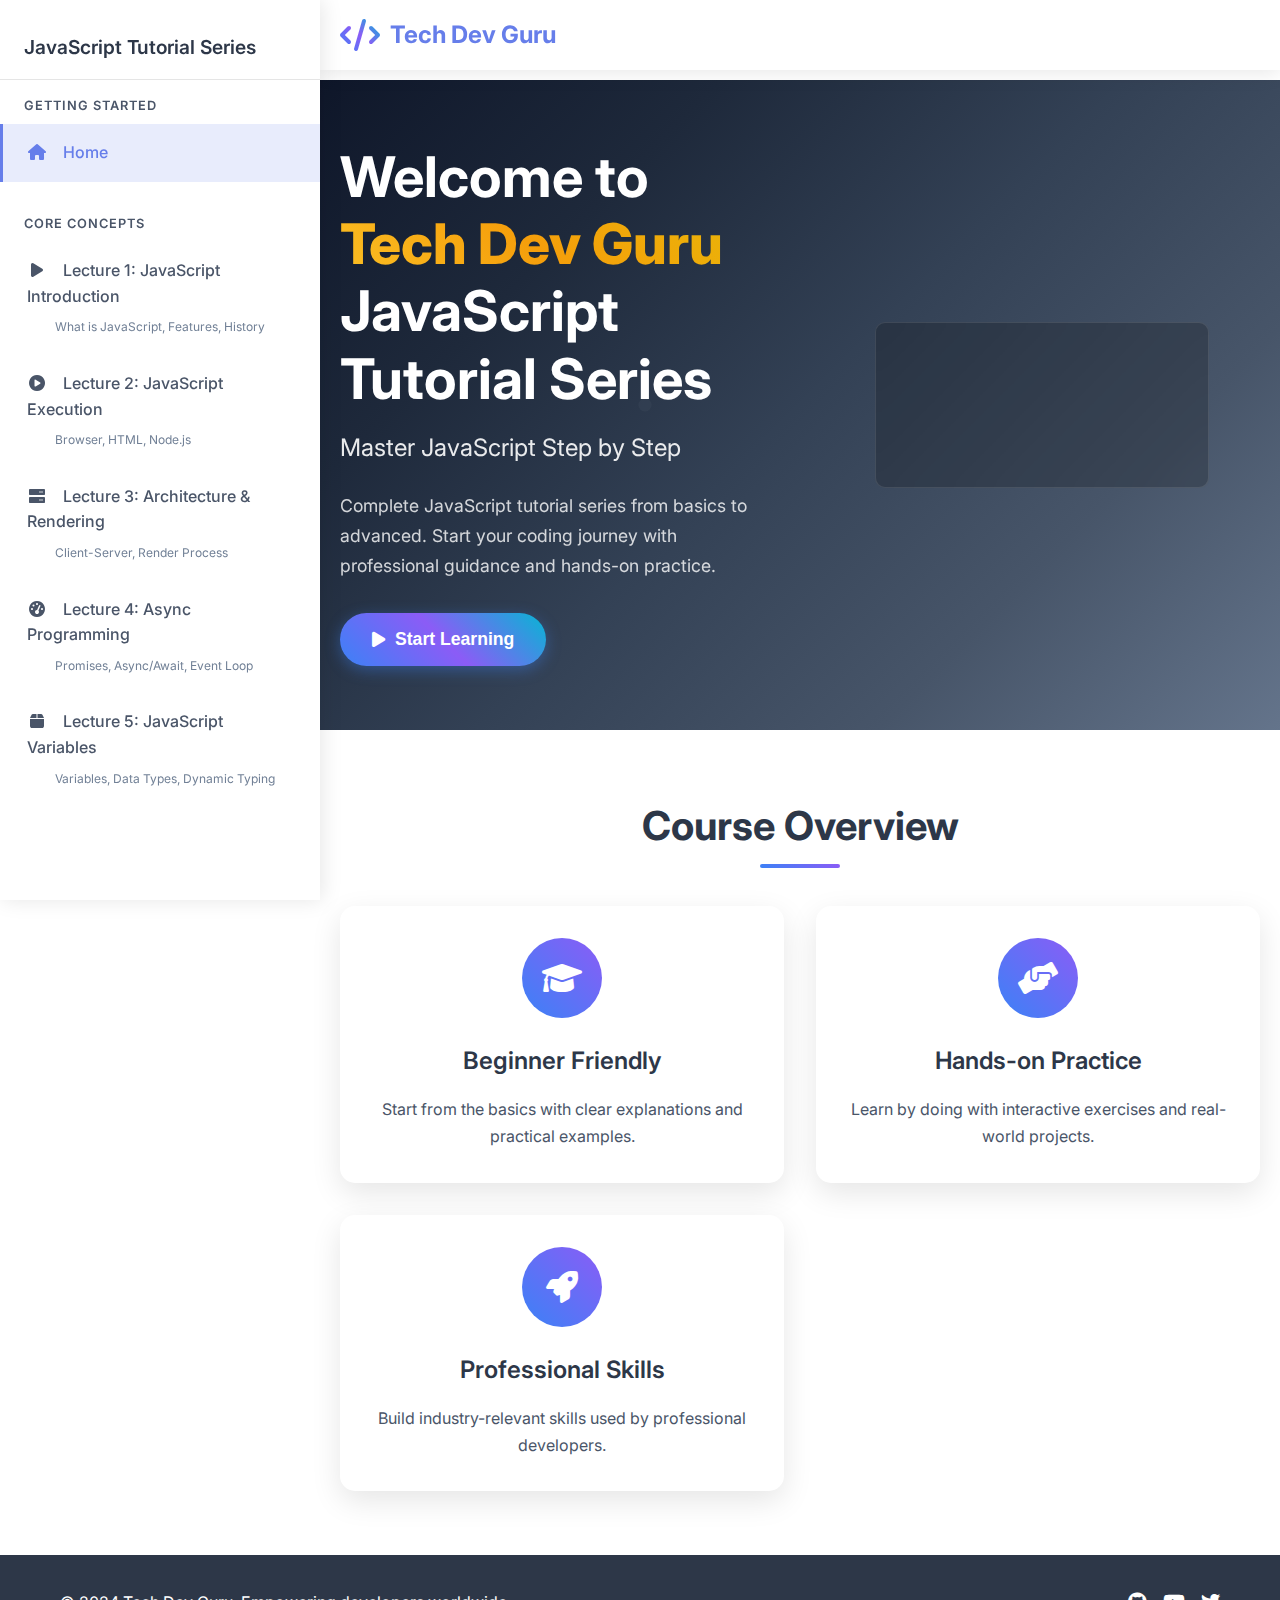
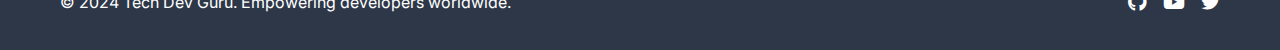
<file: index.html>
<!DOCTYPE html>
<html lang="en">
  <head>
    <meta charset="UTF-8" />
    <meta name="viewport" content="width=device-width, initial-scale=1.0" />
    <title>Tech Dev Guru - JavaScript Tutorial Series</title>
    <link rel="stylesheet" href="index.css" />
    <link
      href="https://fonts.googleapis.com/css2?family=Inter:wght@300;400;500;600;700&display=swap"
      rel="stylesheet"
    />
    <link
      rel="stylesheet"
      href="https://cdnjs.cloudflare.com/ajax/libs/font-awesome/6.0.0/css/all.min.css"
    />
  </head>
  <body>
    <header class="header">
      <div class="container">
        <div class="logo">
          <i class="fas fa-code"></i>
          <span>Tech Dev Guru</span>
        </div>
        <button class="sidebar-toggle" onclick="toggleSidebar()">
          <i class="fas fa-bars"></i>
        </button>
      </div>
    </header>

    <!-- Sidebar -->
    <aside class="sidebar" id="sidebar">
      <div class="sidebar-header">
        <h3>JavaScript Tutorial Series</h3>
        <button class="close-sidebar" onclick="toggleSidebar()">
          <i class="fas fa-times"></i>
        </button>
      </div>

      <nav class="sidebar-nav">
        <div class="nav-section">
          <h4>Getting Started</h4>
          <a href="#home" class="sidebar-link active">
            <i class="fas fa-home"></i>
            <span>Home</span>
          </a>
        </div>

        <div class="nav-section">
          <h4>Core Concepts</h4>
          <a href="lecture1.html" class="sidebar-link">
            <i class="fas fa-play"></i>
            <span>Lecture 1: JavaScript Introduction</span>
            <div class="lecture-meta">
              <small>What is JavaScript, Features, History</small>
            </div>
          </a>
          <a href="lecture2.html" class="sidebar-link">
            <i class="fas fa-play-circle"></i>
            <span>Lecture 2: JavaScript Execution</span>
            <div class="lecture-meta">
              <small>Browser, HTML, Node.js</small>
            </div>
          </a>
          <a href="lecture3.html" class="sidebar-link">
            <i class="fas fa-server"></i>
            <span>Lecture 3: Architecture & Rendering</span>
            <div class="lecture-meta">
              <small>Client-Server, Render Process</small>
            </div>
          </a>
          <a href="lecture4.html" class="sidebar-link">
            <i class="fas fa-tachometer-alt"></i>
            <span>Lecture 4: Async Programming</span>
            <div class="lecture-meta">
              <small>Promises, Async/Await, Event Loop</small>
            </div>
          </a>
          <a href="lecture5.html" class="sidebar-link">
            <i class="fas fa-box"></i>
            <span>Lecture 5: JavaScript Variables</span>
            <div class="lecture-meta">
              <small>Variables, Data Types, Dynamic Typing</small>
            </div>
          </a>
        </div>
      </nav>
    </aside>

    <!-- Main Content -->
    <main class="main-content">
      <section class="hero" id="home">
        <div class="container">
          <div class="hero-content">
            <h1 class="hero-title">
              Welcome to
              <span class="highlight">Tech Dev Guru</span>
              JavaScript Tutorial Series
            </h1>
            <h2 class="hero-subtitle">Master JavaScript Step by Step</h2>
            <p class="hero-description">
              Complete JavaScript tutorial series from basics to advanced. Start
              your coding journey with professional guidance and hands-on
              practice.
            </p>
            <button class="cta-button" onclick="goToLecture2()">
              <i class="fas fa-play"></i>
              Start Learning
            </button>
          </div>
          <div class="hero-visual">
            <div class="code-animation">
              <div class="code-line">console.log("Hello World!");</div>
              <div class="code-line">let name = "Developer";</div>
              <div class="code-line">function greet() { ... }</div>
            </div>
          </div>
        </div>
      </section>

      <section class="overview" id="overview">
        <div class="container">
          <h2 class="section-title">Course Overview</h2>
          <div class="overview-grid">
            <div class="overview-card">
              <div class="card-icon">
                <i class="fas fa-graduation-cap"></i>
              </div>
              <h3>Beginner Friendly</h3>
              <p>
                Start from the basics with clear explanations and practical
                examples.
              </p>
            </div>
            <div class="overview-card">
              <div class="card-icon">
                <i class="fas fa-hands-helping"></i>
              </div>
              <h3>Hands-on Practice</h3>
              <p>
                Learn by doing with interactive exercises and real-world
                projects.
              </p>
            </div>
            <div class="overview-card">
              <div class="card-icon">
                <i class="fas fa-rocket"></i>
              </div>
              <h3>Professional Skills</h3>
              <p>
                Build industry-relevant skills used by professional developers.
              </p>
            </div>
          </div>
        </div>
      </section>
    </main>

    <!-- Overlay for mobile sidebar -->
    <div
      class="sidebar-overlay"
      id="sidebarOverlay"
      onclick="toggleSidebar()"
    ></div>

    <footer class="footer">
      <div class="container">
        <p>&copy; 2024 Tech Dev Guru. Empowering developers worldwide.</p>
        <div class="social-links">
          <a href="#"><i class="fab fa-github"></i></a>
          <a href="#"><i class="fab fa-youtube"></i></a>
          <a href="#"><i class="fab fa-twitter"></i></a>
        </div>
      </div>
    </footer>

    <script src="script.js"></script>
  </body>
</html>
</file>
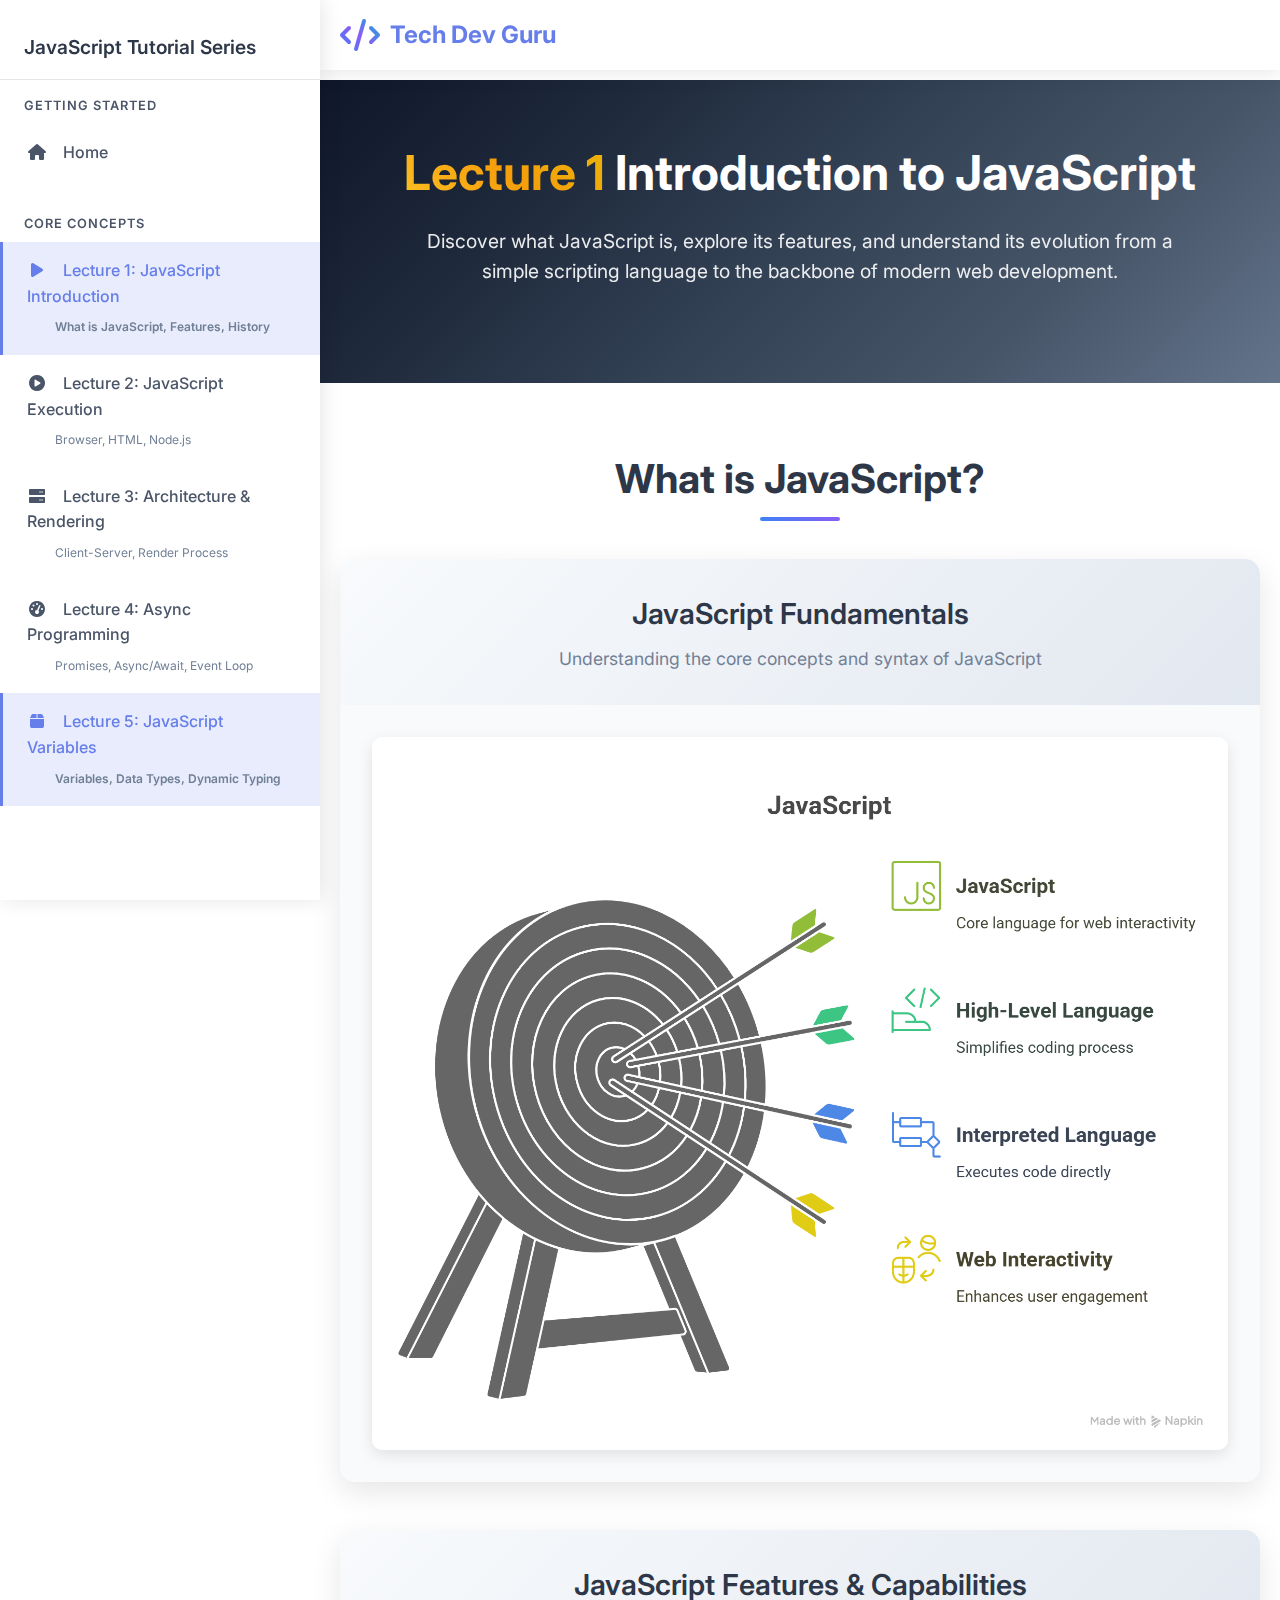
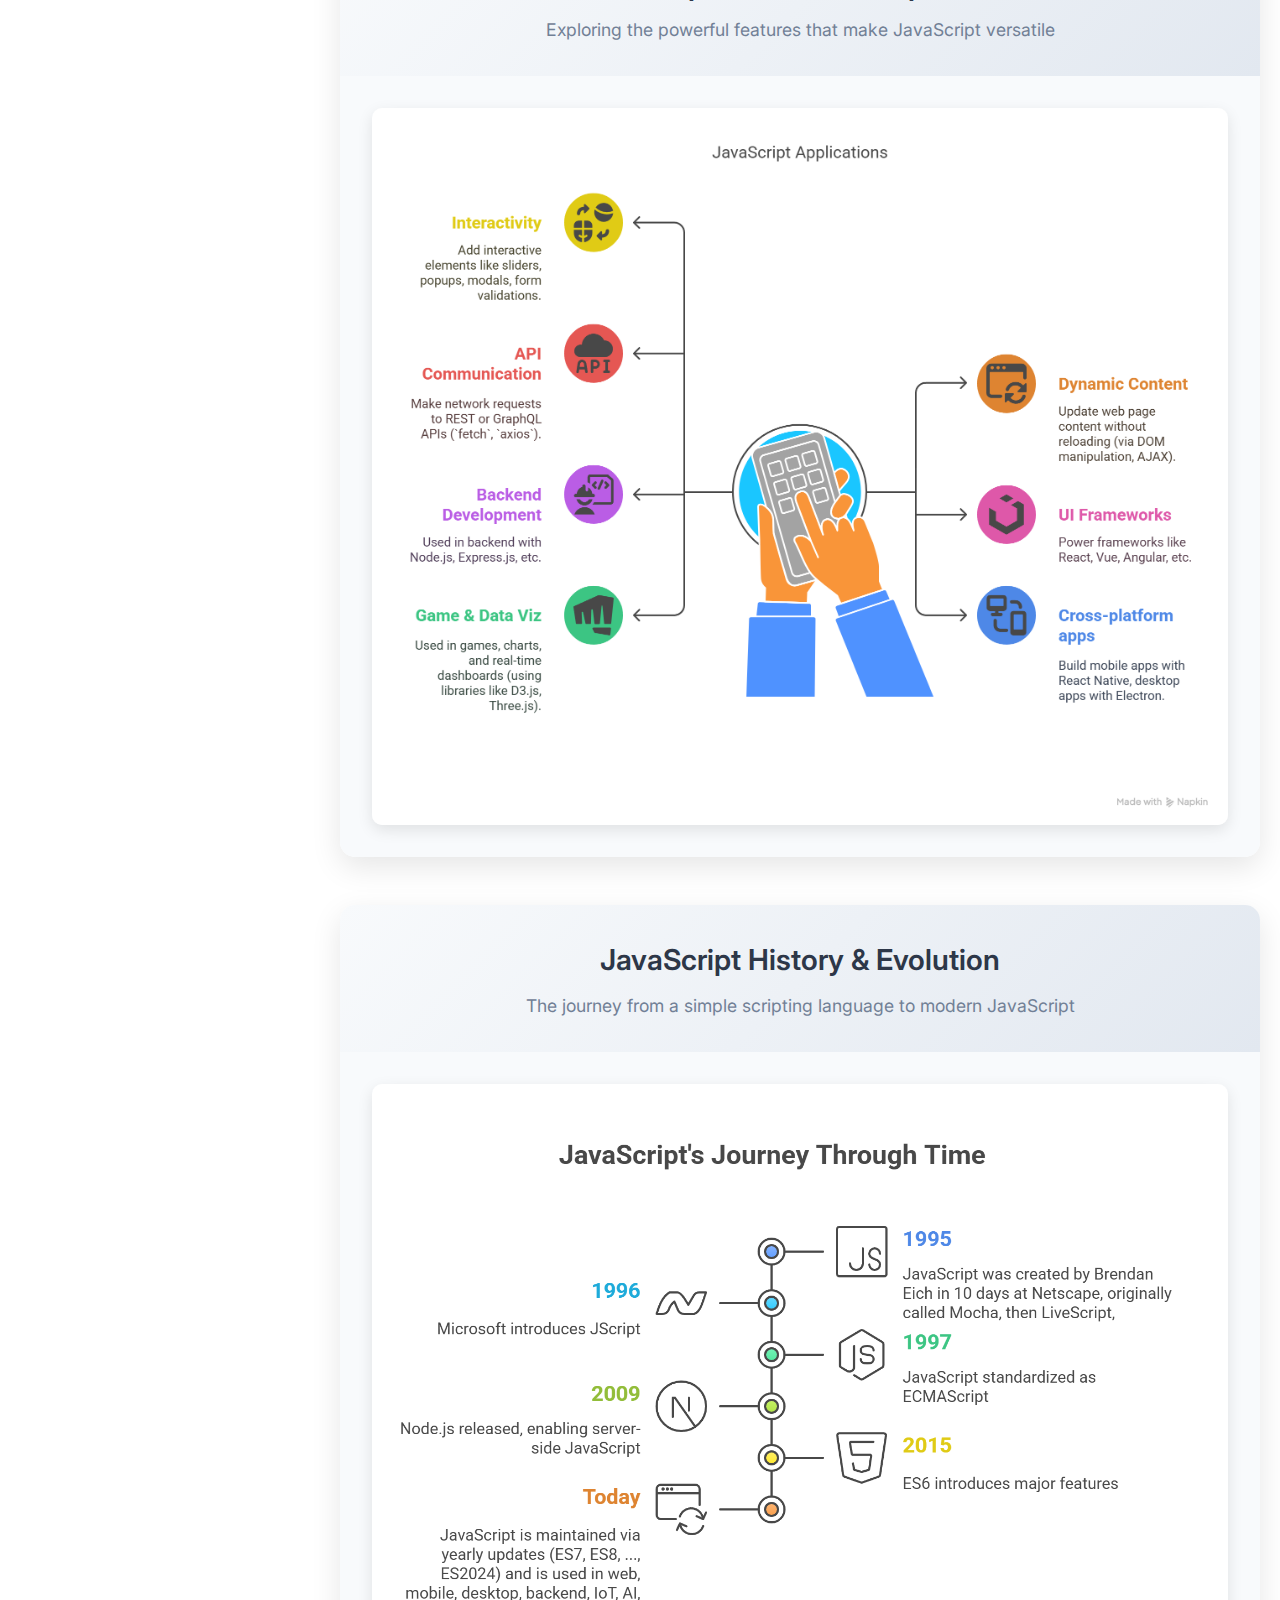
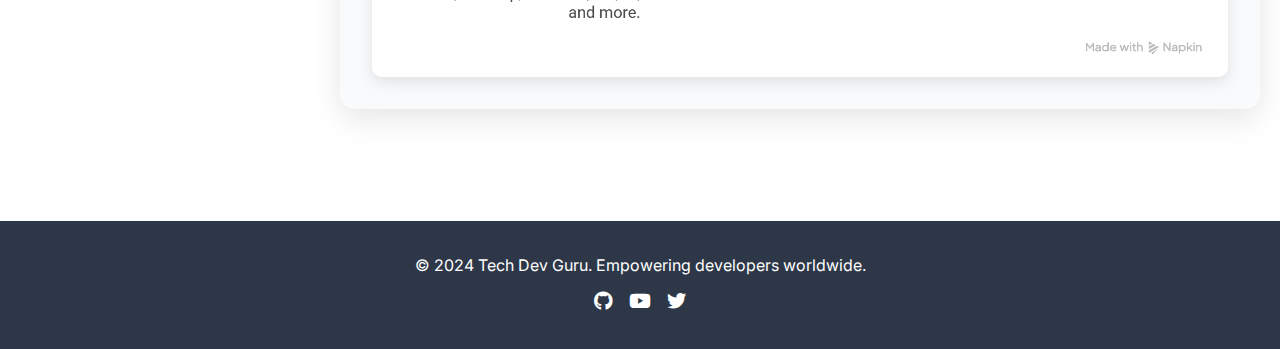
<file: lecture1.html>
<!DOCTYPE html>
<html lang="en">
  <head>
    <meta charset="UTF-8" />
    <meta name="viewport" content="width=device-width, initial-scale=1.0" />
    <title>Tech Dev Guru - JavaScript Tutorial Lecture 1</title>
    <link rel="stylesheet" href="lecture1.css" />
    <link
      href="https://fonts.googleapis.com/css2?family=Inter:wght@300;400;500;600;700&display=swap"
      rel="stylesheet"
    />
    <link
      rel="stylesheet"
      href="https://cdnjs.cloudflare.com/ajax/libs/font-awesome/6.0.0/css/all.min.css"
    />
  </head>
  <body>
    <header class="header">
      <div class="container">
        <div class="logo">
          <i class="fas fa-code"></i>
          <span>Tech Dev Guru</span>
        </div>
        <button class="sidebar-toggle" onclick="toggleSidebar()">
          <i class="fas fa-bars"></i>
        </button>
      </div>
    </header>

    <!-- Sidebar -->
    <aside class="sidebar" id="sidebar">
      <div class="sidebar-header">
        <h3>JavaScript Tutorial Series</h3>
        <button class="close-sidebar" onclick="toggleSidebar()">
          <i class="fas fa-times"></i>
        </button>
      </div>

      <nav class="sidebar-nav">
        <div class="nav-section">
          <h4>Getting Started</h4>
          <a href="index.html" class="sidebar-link">
            <i class="fas fa-home"></i>
            <span>Home</span>
          </a>
        </div>

        <div class="nav-section">
          <h4>Core Concepts</h4>
          <a href="lecture1.html" class="sidebar-link active">
            <i class="fas fa-play"></i>
            <span>Lecture 1: JavaScript Introduction</span>
            <div class="lecture-meta">
              <small>What is JavaScript, Features, History</small>
            </div>
          </a>
          <a href="lecture2.html" class="sidebar-link">
            <i class="fas fa-play-circle"></i>
            <span>Lecture 2: JavaScript Execution</span>
            <div class="lecture-meta">
              <small>Browser, HTML, Node.js</small>
            </div>
          </a>
          <a href="lecture3.html" class="sidebar-link">
            <i class="fas fa-server"></i>
            <span>Lecture 3: Architecture & Rendering</span>
            <div class="lecture-meta">
              <small>Client-Server, Render Process</small>
            </div>
          </a>
          <a href="lecture4.html" class="sidebar-link">
            <i class="fas fa-tachometer-alt"></i>
            <span>Lecture 4: Async Programming</span>
            <div class="lecture-meta">
              <small>Promises, Async/Await, Event Loop</small>
            </div>
          </a>
          <a href="lecture5.html" class="sidebar-link active">
            <i class="fas fa-box"></i>
            <span>Lecture 5: JavaScript Variables</span>
            <div class="lecture-meta">
              <small>Variables, Data Types, Dynamic Typing</small>
            </div>
          </a>
        </div>
      </nav>
    </aside>

    <main class="main-content">
      <section class="hero" id="home">
        <div class="container">
          <div class="hero-content">
            <h1 class="hero-title">
              <span class="highlight">Lecture 1</span>
              Introduction to JavaScript
            </h1>
            <p class="hero-description">
              Discover what JavaScript is, explore its features, and understand
              its evolution from a simple scripting language to the backbone of
              modern web development.
            </p>
          </div>
        </div>
      </section>

      <section class="content" id="content">
        <div class="container">
          <h2 class="section-title">What is JavaScript?</h2>

          <div class="image-card">
            <div class="image-header">
              <h3>JavaScript Fundamentals</h3>
              <p>Understanding the core concepts and syntax of JavaScript</p>
            </div>
            <div class="image-container">
              <img
                src="images/javascript1.png"
                alt="JavaScript Fundamentals Overview"
                class="js-image"
              />
            </div>
          </div>

          <div class="image-card">
            <div class="image-header">
              <h3>JavaScript Features & Capabilities</h3>
              <p>
                Exploring the powerful features that make JavaScript versatile
              </p>
            </div>
            <div class="image-container">
              <img
                src="images/javascript3.png"
                alt="JavaScript Features and Capabilities"
                class="js-image"
              />
            </div>
          </div>

          <div class="image-card">
            <div class="image-header">
              <h3>JavaScript History & Evolution</h3>
              <p>
                The journey from a simple scripting language to modern
                JavaScript
              </p>
            </div>
            <div class="image-container">
              <img
                src="images/javascript2.png"
                alt="JavaScript History and Evolution Timeline"
                class="js-image"
              />
            </div>
          </div>
        </div>
      </section>
    </main>

    <!-- Overlay for mobile sidebar -->
    <div
      class="sidebar-overlay"
      id="sidebarOverlay"
      onclick="toggleSidebar()"
    ></div>

    <footer class="footer">
      <div class="container">
        <p>&copy; 2024 Tech Dev Guru. Empowering developers worldwide.</p>
        <div class="social-links">
          <a href="#"><i class="fab fa-github"></i></a>
          <a href="#"><i class="fab fa-youtube"></i></a>
          <a href="#"><i class="fab fa-twitter"></i></a>
        </div>
      </div>
    </footer>

    <script src="lecture1.js"></script>
  </body>
</html>
</file>
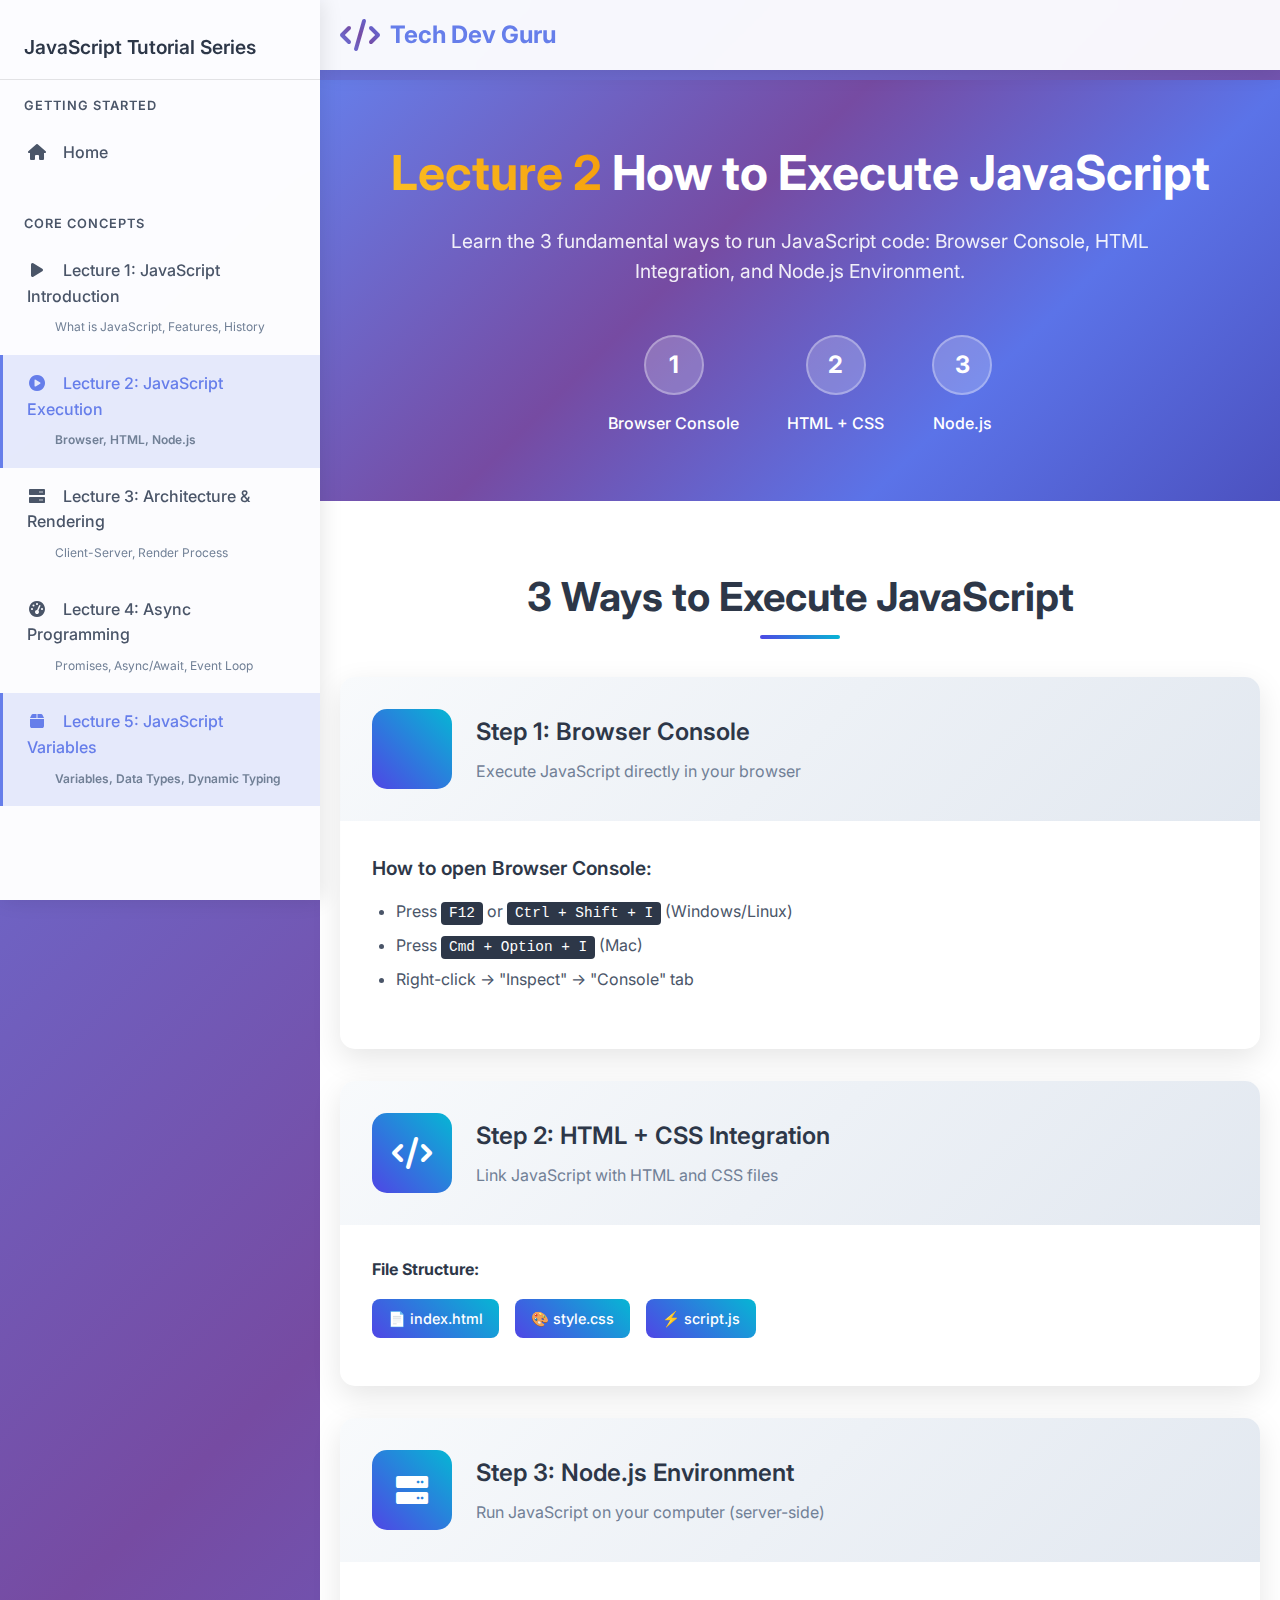
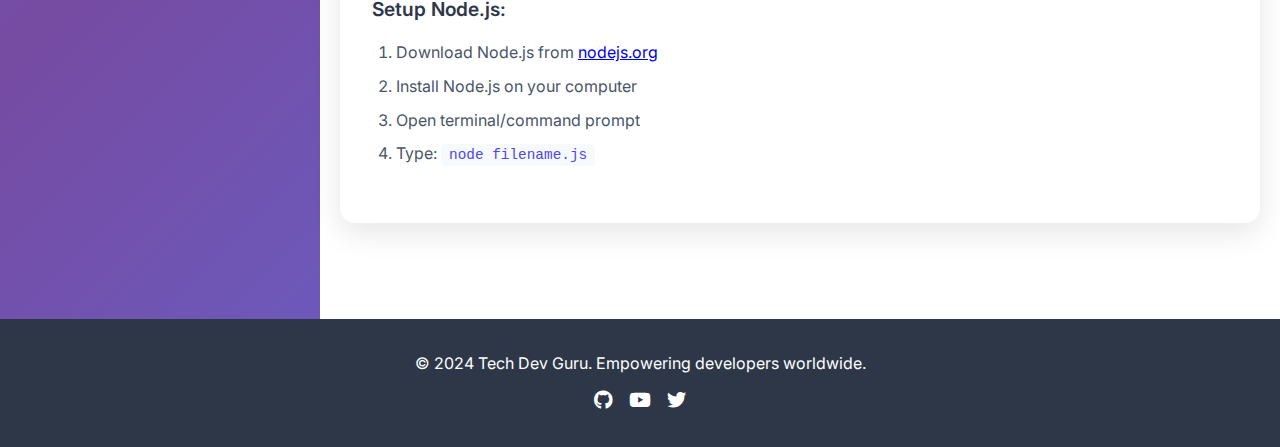
<file: lecture2.html>
<!DOCTYPE html>
<html lang="en">
  <head>
    <meta charset="UTF-8" />
    <meta name="viewport" content="width=device-width, initial-scale=1.0" />
    <title>Tech Dev Guru - JavaScript Tutorial Lecture 2</title>
    <link rel="stylesheet" href="lecture2.css" />
    <link
      href="https://fonts.googleapis.com/css2?family=Inter:wght@300;400;500;600;700&display=swap"
      rel="stylesheet"
    />
    <link
      rel="stylesheet"
      href="https://cdnjs.cloudflare.com/ajax/libs/font-awesome/6.0.0/css/all.min.css"
    />
  </head>
  <body>
    <header class="header">
      <div class="container">
        <div class="logo">
          <i class="fas fa-code"></i>
          <span>Tech Dev Guru</span>
        </div>
        <button class="sidebar-toggle" onclick="toggleSidebar()">
          <i class="fas fa-bars"></i>
        </button>
      </div>
    </header>

    <!-- Sidebar -->
    <aside class="sidebar" id="sidebar">
      <div class="sidebar-header">
        <h3>JavaScript Tutorial Series</h3>
        <button class="close-sidebar" onclick="toggleSidebar()">
          <i class="fas fa-times"></i>
        </button>
      </div>

      <nav class="sidebar-nav">
        <div class="nav-section">
          <h4>Getting Started</h4>
          <a href="index.html" class="sidebar-link">
            <i class="fas fa-home"></i>
            <span>Home</span>
          </a>
        </div>

        <div class="nav-section">
          <h4>Core Concepts</h4>
          <a href="lecture1.html" class="sidebar-link">
            <i class="fas fa-play"></i>
            <span>Lecture 1: JavaScript Introduction</span>
            <div class="lecture-meta">
              <small>What is JavaScript, Features, History</small>
            </div>
          </a>
          <a href="lecture2.html" class="sidebar-link active">
            <i class="fas fa-play-circle"></i>
            <span>Lecture 2: JavaScript Execution</span>
            <div class="lecture-meta">
              <small>Browser, HTML, Node.js</small>
            </div>
          </a>
          <a href="lecture3.html" class="sidebar-link">
            <i class="fas fa-server"></i>
            <span>Lecture 3: Architecture & Rendering</span>
            <div class="lecture-meta">
              <small>Client-Server, Render Process</small>
            </div>
          </a>
          <a href="lecture4.html" class="sidebar-link">
            <i class="fas fa-tachometer-alt"></i>
            <span>Lecture 4: Async Programming</span>
            <div class="lecture-meta">
              <small>Promises, Async/Await, Event Loop</small>
            </div>
          </a>
          <a href="lecture5.html" class="sidebar-link active">
            <i class="fas fa-box"></i>
            <span>Lecture 5: JavaScript Variables</span>
            <div class="lecture-meta">
              <small>Variables, Data Types, Dynamic Typing</small>
            </div>
          </a>
        </div>
      </nav>
    </aside>

    <main class="main-content">
      <section class="hero" id="home">
        <div class="container">
          <div class="hero-content">
            <h1 class="hero-title">
              <span class="highlight">Lecture 2</span>
              How to Execute JavaScript
            </h1>
            <p class="hero-description">
              Learn the 3 fundamental ways to run JavaScript code: Browser
              Console, HTML Integration, and Node.js Environment.
            </p>
            <div class="steps-overview">
              <div class="step">
                <span class="step-number">1</span>
                <span class="step-text">Browser Console</span>
              </div>
              <div class="step">
                <span class="step-number">2</span>
                <span class="step-text">HTML + CSS</span>
              </div>
              <div class="step">
                <span class="step-number">3</span>
                <span class="step-text">Node.js</span>
              </div>
            </div>
          </div>
        </div>
      </section>

      <section class="methods" id="methods">
        <div class="container">
          <h2 class="section-title">3 Ways to Execute JavaScript</h2>

          <div class="method-card">
            <div class="method-header">
              <div class="method-icon">
                <i class="fas fa-browser"></i>
              </div>
              <div class="method-info">
                <h3>Step 1: Browser Console</h3>
                <p>Execute JavaScript directly in your browser</p>
              </div>
            </div>
            <div class="method-content">
              <div class="instructions">
                <h4>How to open Browser Console:</h4>
                <ul>
                  <li>
                    Press <kbd>F12</kbd> or
                    <kbd>Ctrl + Shift + I</kbd> (Windows/Linux)
                  </li>
                  <li>Press <kbd>Cmd + Option + I</kbd> (Mac)</li>
                  <li>Right-click → "Inspect" → "Console" tab</li>
                </ul>
              </div>
            </div>
          </div>

          <div class="method-card">
            <div class="method-header">
              <div class="method-icon">
                <i class="fas fa-code"></i>
              </div>
              <div class="method-info">
                <h3>Step 2: HTML + CSS Integration</h3>
                <p>Link JavaScript with HTML and CSS files</p>
              </div>
            </div>
            <div class="method-content">
              <div class="code-example">
                <h4>File Structure:</h4>
                <div class="file-structure">
                  <div class="file">📄 index.html</div>
                  <div class="file">🎨 style.css</div>
                  <div class="file">⚡ script.js</div>
                </div>
              </div>
            </div>
          </div>

          <div class="method-card">
            <div class="method-header">
              <div class="method-icon">
                <i class="fas fa-server"></i>
              </div>
              <div class="method-info">
                <h3>Step 3: Node.js Environment</h3>
                <p>Run JavaScript on your computer (server-side)</p>
              </div>
            </div>
            <div class="method-content">
              <div class="instructions">
                <h4>Setup Node.js:</h4>
                <ol>
                  <li>
                    Download Node.js from
                    <a href="https://nodejs.org" target="_blank">nodejs.org</a>
                  </li>
                  <li>Install Node.js on your computer</li>
                  <li>Open terminal/command prompt</li>
                  <li>Type: <code>node filename.js</code></li>
                </ol>
              </div>
            </div>
          </div>
        </div>
      </section>
    </main>

    <!-- Overlay for mobile sidebar -->
    <div
      class="sidebar-overlay"
      id="sidebarOverlay"
      onclick="toggleSidebar()"
    ></div>

    <footer class="footer">
      <div class="container">
        <p>&copy; 2024 Tech Dev Guru. Empowering developers worldwide.</p>
        <div class="social-links">
          <a href="#"><i class="fab fa-github"></i></a>
          <a href="#"><i class="fab fa-youtube"></i></a>
          <a href="#"><i class="fab fa-twitter"></i></a>
        </div>
      </div>
    </footer>

    <script src="lecture2.js"></script>
  </body>
</html>
</file>
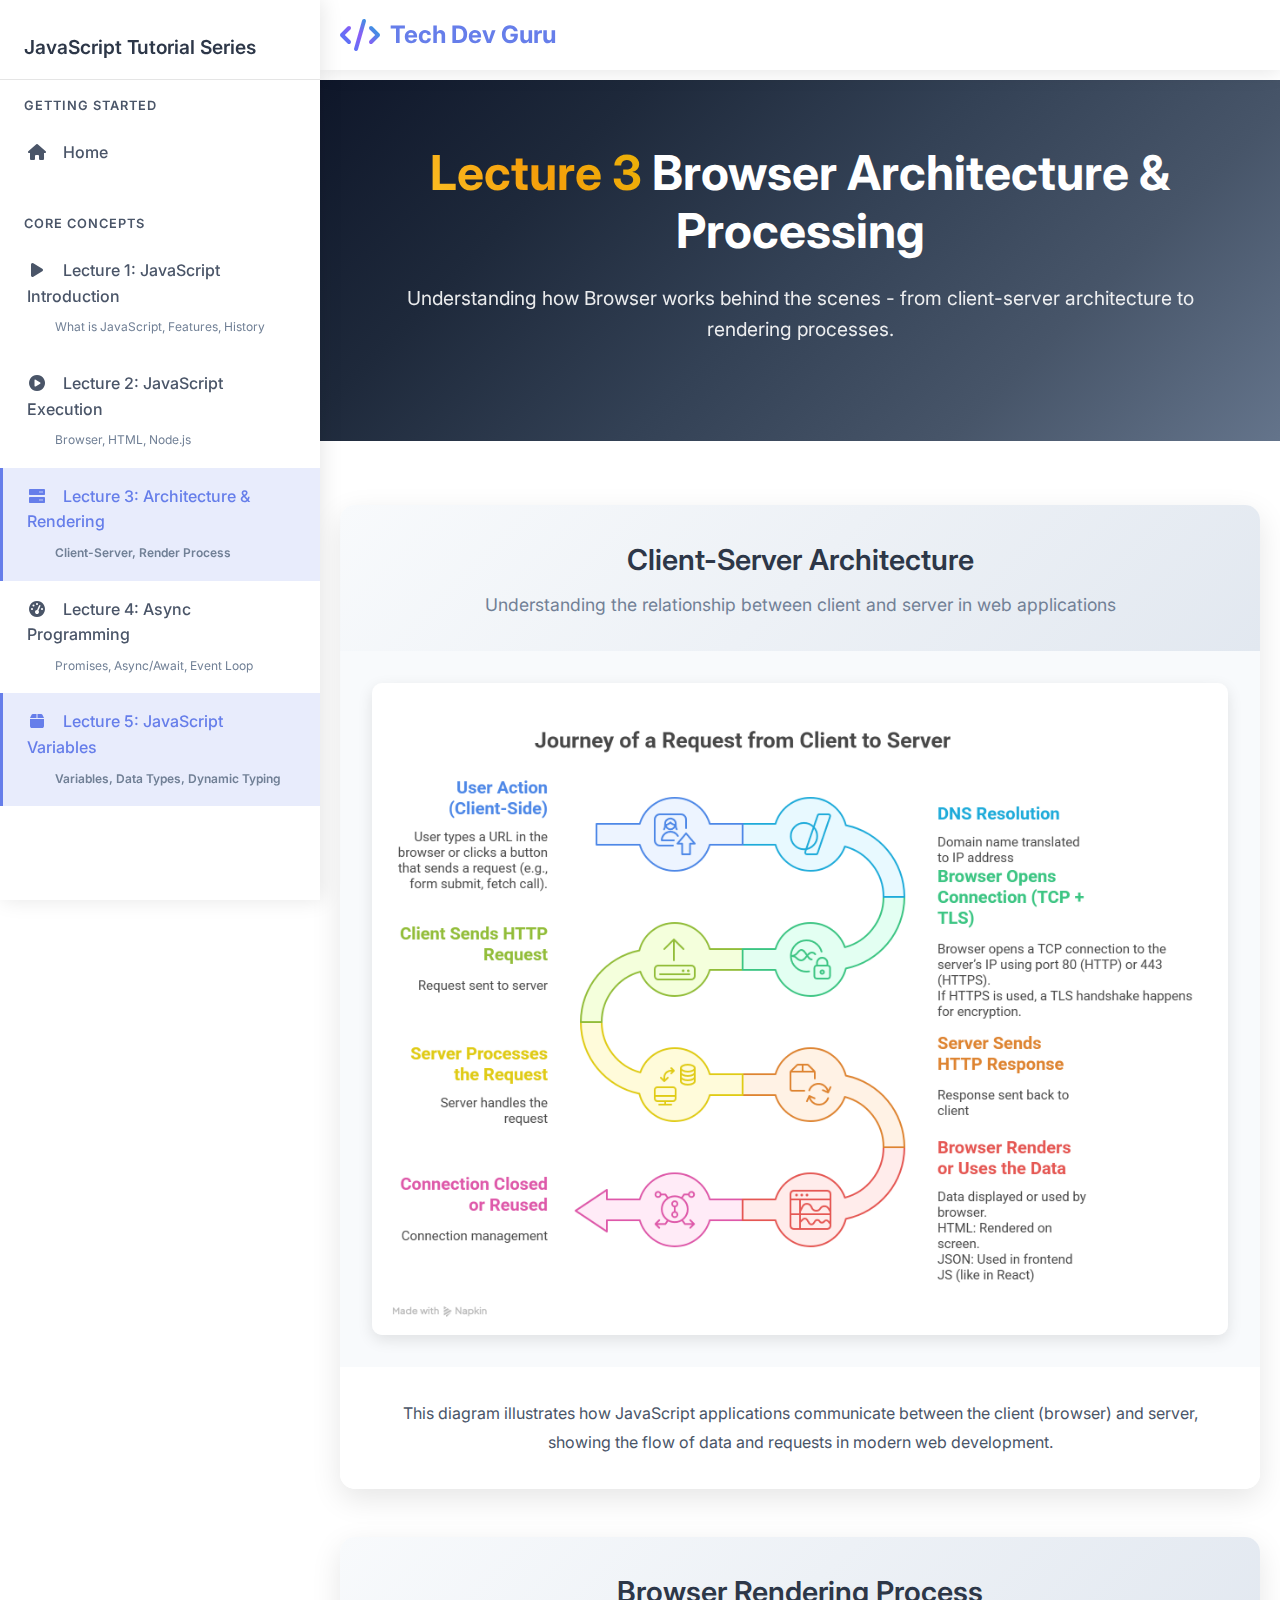
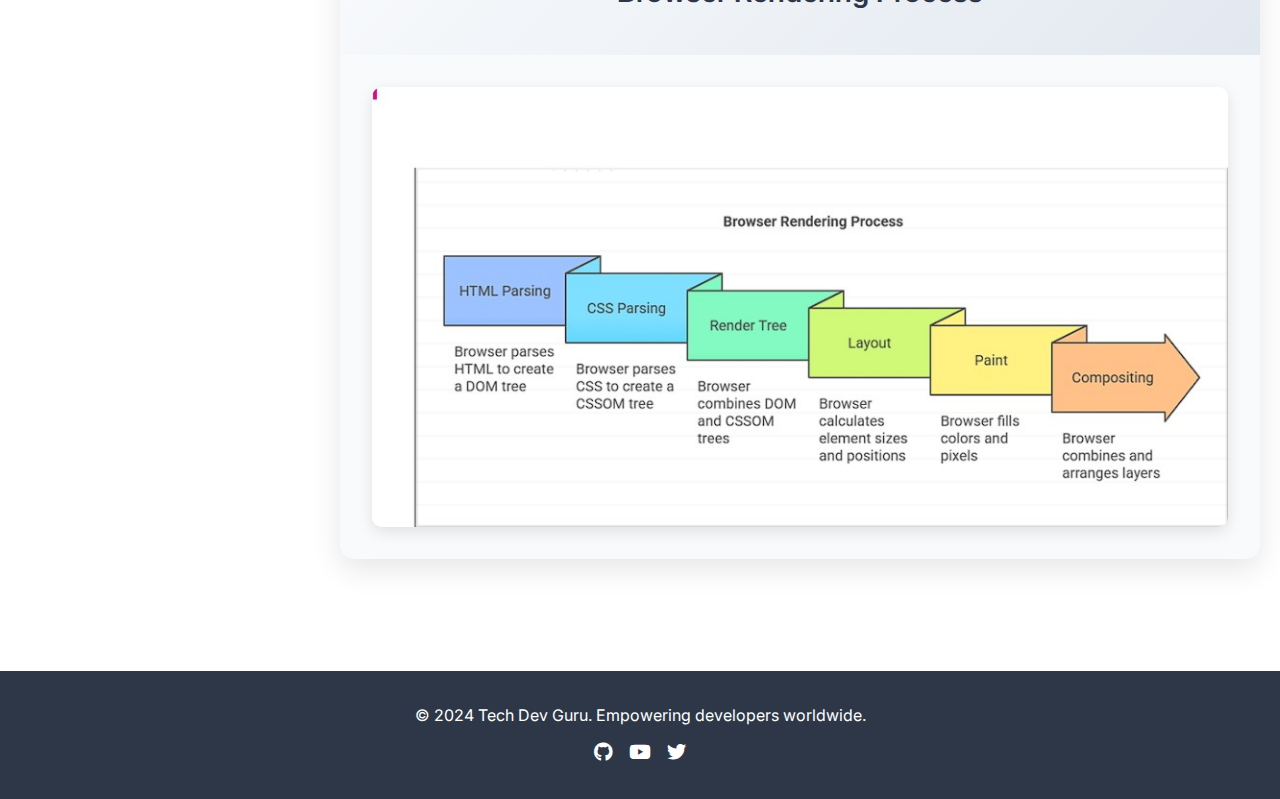
<file: lecture3.html>
<!DOCTYPE html>
<html lang="en">
  <head>
    <meta charset="UTF-8" />
    <meta name="viewport" content="width=device-width, initial-scale=1.0" />
    <title>Tech Dev Guru - JavaScript Tutorial Lecture 3</title>
    <link rel="stylesheet" href="lecture3.css" />
    <link
      href="https://fonts.googleapis.com/css2?family=Inter:wght@300;400;500;600;700&display=swap"
      rel="stylesheet"
    />
    <link
      rel="stylesheet"
      href="https://cdnjs.cloudflare.com/ajax/libs/font-awesome/6.0.0/css/all.min.css"
    />
  </head>
  <body>
    <header class="header">
      <div class="container">
        <div class="logo">
          <i class="fas fa-code"></i>
          <span>Tech Dev Guru</span>
        </div>
        <button class="sidebar-toggle" onclick="toggleSidebar()">
          <i class="fas fa-bars"></i>
        </button>
      </div>
    </header>

    <!-- Sidebar -->
    <aside class="sidebar" id="sidebar">
      <div class="sidebar-header">
        <h3>JavaScript Tutorial Series</h3>
        <button class="close-sidebar" onclick="toggleSidebar()">
          <i class="fas fa-times"></i>
        </button>
      </div>

      <nav class="sidebar-nav">
        <div class="nav-section">
          <h4>Getting Started</h4>
          <a href="index.html" class="sidebar-link">
            <i class="fas fa-home"></i>
            <span>Home</span>
          </a>
        </div>

        <div class="nav-section">
          <h4>Core Concepts</h4>
          <a href="lecture1.html" class="sidebar-link">
            <i class="fas fa-play"></i>
            <span>Lecture 1: JavaScript Introduction</span>
            <div class="lecture-meta">
              <small>What is JavaScript, Features, History</small>
            </div>
          </a>
          <a href="lecture2.html" class="sidebar-link">
            <i class="fas fa-play-circle"></i>
            <span>Lecture 2: JavaScript Execution</span>
            <div class="lecture-meta">
              <small>Browser, HTML, Node.js</small>
            </div>
          </a>
          <a href="lecture3.html" class="sidebar-link active">
            <i class="fas fa-server"></i>
            <span>Lecture 3: Architecture & Rendering</span>
            <div class="lecture-meta">
              <small>Client-Server, Render Process</small>
            </div>
          </a>
          <a href="lecture4.html" class="sidebar-link">
            <i class="fas fa-tachometer-alt"></i>
            <span>Lecture 4: Async Programming</span>
            <div class="lecture-meta">
              <small>Promises, Async/Await, Event Loop</small>
            </div>
          </a>
          <a href="lecture5.html" class="sidebar-link active">
            <i class="fas fa-box"></i>
            <span>Lecture 5: JavaScript Variables</span>
            <div class="lecture-meta">
              <small>Variables, Data Types, Dynamic Typing</small>
            </div>
          </a>
        </div>
      </nav>
    </aside>

    <main class="main-content">
      <section class="hero" id="home">
        <div class="container">
          <div class="hero-content">
            <h1 class="hero-title">
              <span class="highlight">Lecture 3</span>
              Browser Architecture & Processing
            </h1>
            <p class="hero-description">
              Understanding how Browser works behind the scenes - from
              client-server architecture to rendering processes.
            </p>
          </div>
        </div>
      </section>

      <section class="content" id="content">
        <div class="container">
          <div class="image-card">
            <div class="image-header">
              <h3>Client-Server Architecture</h3>
              <p>
                Understanding the relationship between client and server in web
                applications
              </p>
            </div>
            <div class="image-container">
              <img
                src="images/clientServer.png"
                alt="Client Server Architecture Diagram"
                class="architecture-image"
              />
            </div>
            <div class="image-description">
              <p>
                This diagram illustrates how JavaScript applications communicate
                between the client (browser) and server, showing the flow of
                data and requests in modern web development.
              </p>
            </div>
          </div>

          <div class="image-card">
            <div class="image-header">
              <h3>Browser Rendering Process</h3>
            </div>
            <div class="image-container">
              <img
                src="images/renderprocess.jpg"
                alt="JavaScript Render Process Diagram"
                class="architecture-image"
              />
            </div>
          </div>
        </div>
      </section>
    </main>

    <!-- Overlay for mobile sidebar -->
    <div
      class="sidebar-overlay"
      id="sidebarOverlay"
      onclick="toggleSidebar()"
    ></div>

    <footer class="footer">
      <div class="container">
        <p>&copy; 2024 Tech Dev Guru. Empowering developers worldwide.</p>
        <div class="social-links">
          <a href="#"><i class="fab fa-github"></i></a>
          <a href="#"><i class="fab fa-youtube"></i></a>
          <a href="#"><i class="fab fa-twitter"></i></a>
        </div>
      </div>
    </footer>

    <script src="lecture3.js"></script>
  </body>
</html>
</file>
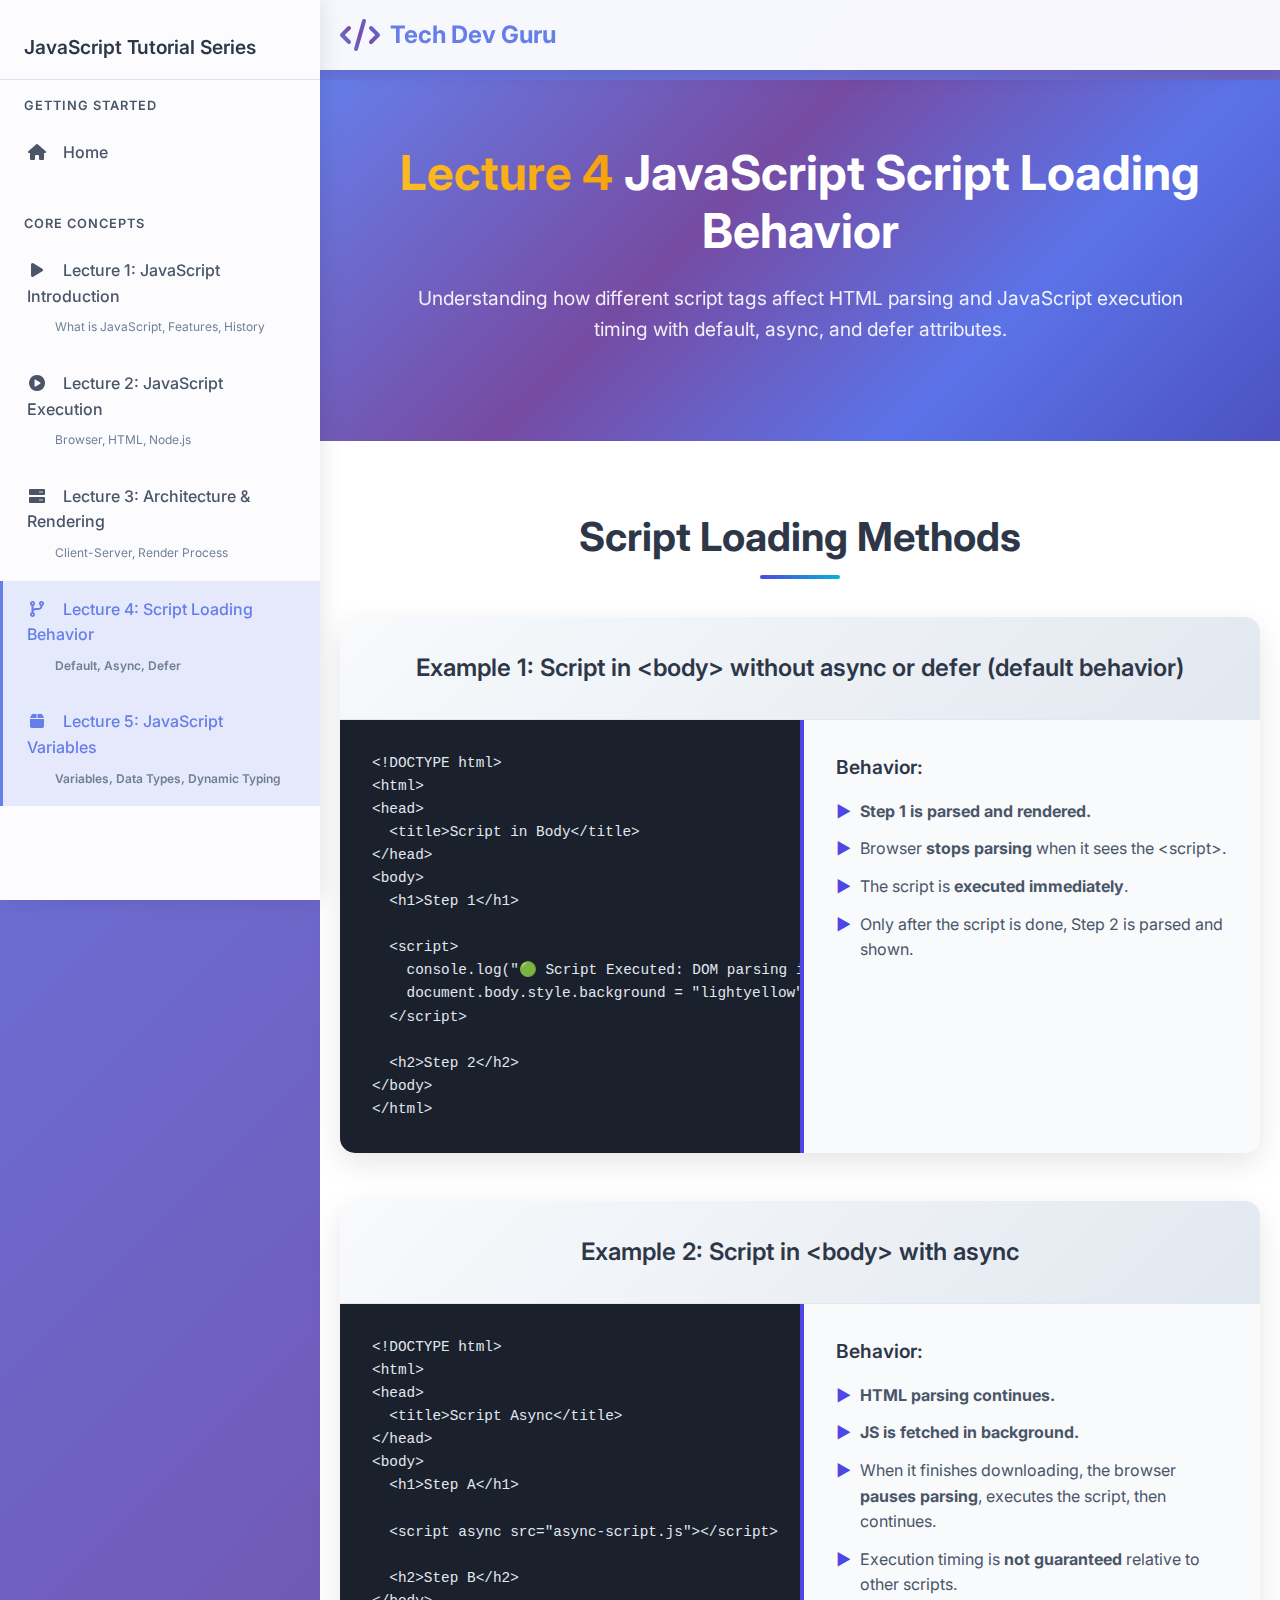
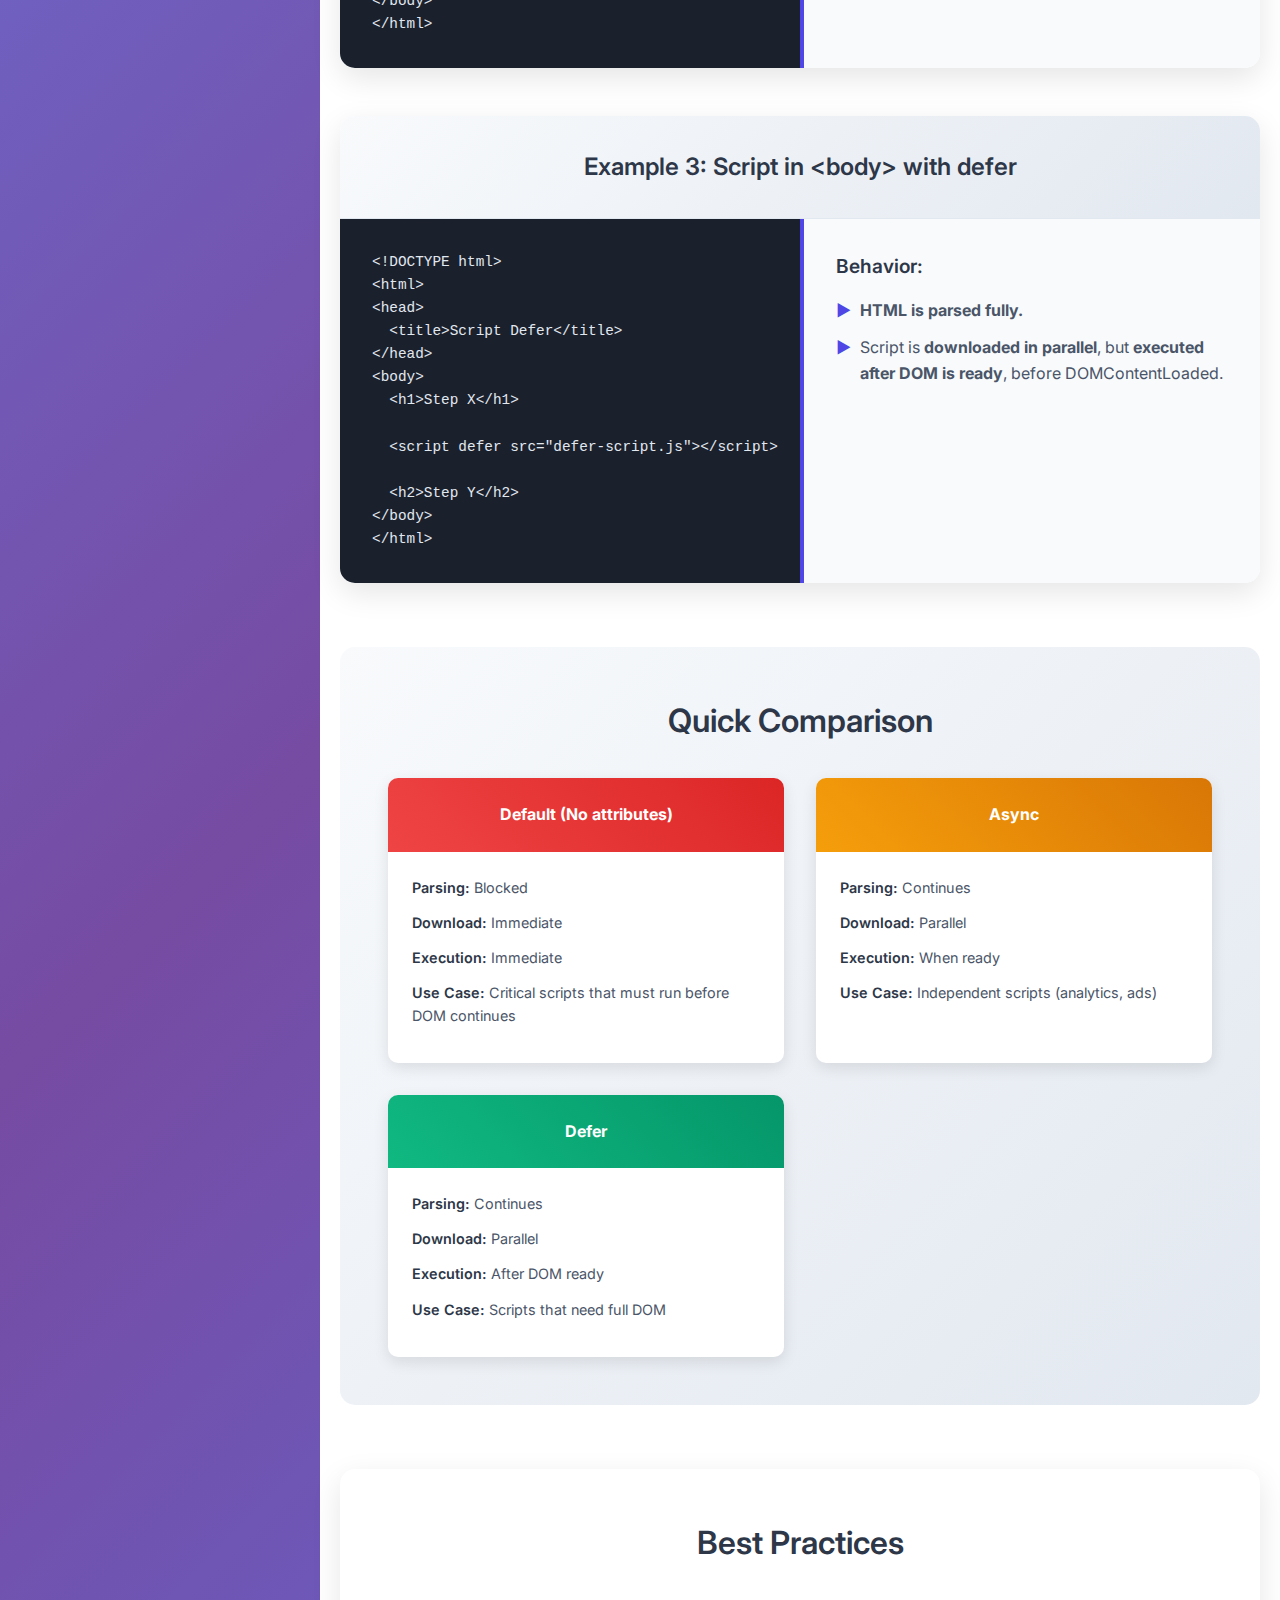
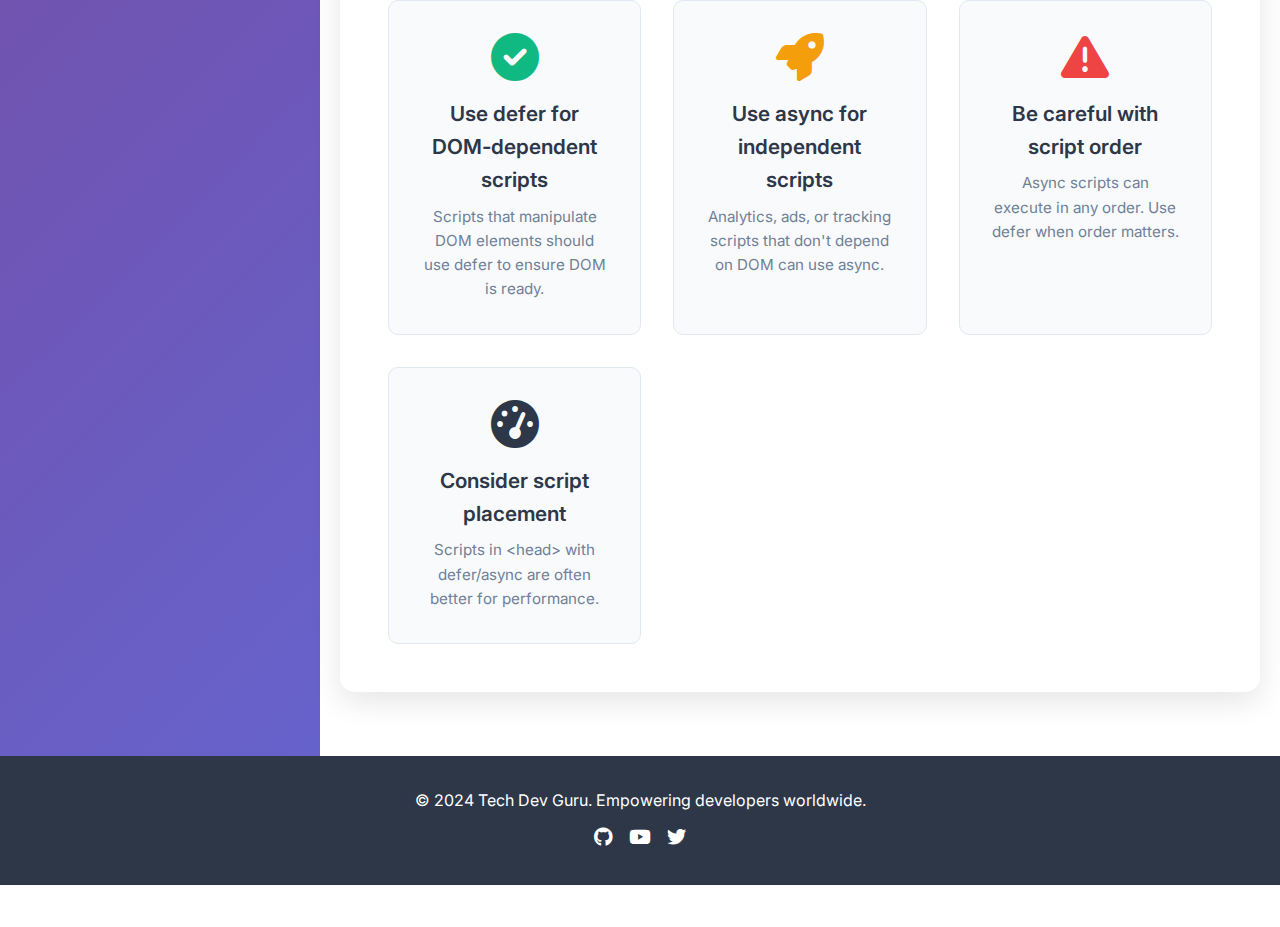
<file: lecture4.html>
<!DOCTYPE html>
<html lang="en">
  <head>
    <meta charset="UTF-8" />
    <meta name="viewport" content="width=device-width, initial-scale=1.0" />
    <title>Tech Dev Guru - JavaScript Tutorial Lecture 4</title>
    <link rel="stylesheet" href="lecture4.css" />
    <link
      href="https://fonts.googleapis.com/css2?family=Inter:wght@300;400;500;600;700&display=swap"
      rel="stylesheet"
    />
    <link
      rel="stylesheet"
      href="https://cdnjs.cloudflare.com/ajax/libs/font-awesome/6.0.0/css/all.min.css"
    />
  </head>
  <body>
    <header class="header">
      <div class="container">
        <div class="logo">
          <i class="fas fa-code"></i>
          <span>Tech Dev Guru</span>
        </div>
        <button class="sidebar-toggle" onclick="toggleSidebar()">
          <i class="fas fa-bars"></i>
        </button>
      </div>
    </header>

    <!-- Sidebar -->
    <aside class="sidebar" id="sidebar">
      <div class="sidebar-header">
        <h3>JavaScript Tutorial Series</h3>
        <button class="close-sidebar" onclick="toggleSidebar()">
          <i class="fas fa-times"></i>
        </button>
      </div>

      <nav class="sidebar-nav">
        <div class="nav-section">
          <h4>Getting Started</h4>
          <a href="index.html" class="sidebar-link">
            <i class="fas fa-home"></i>
            <span>Home</span>
          </a>
        </div>

        <div class="nav-section">
          <h4>Core Concepts</h4>
          <a href="lecture1.html" class="sidebar-link">
            <i class="fas fa-play"></i>
            <span>Lecture 1: JavaScript Introduction</span>
            <div class="lecture-meta">
              <small>What is JavaScript, Features, History</small>
            </div>
          </a>
          <a href="lecture2.html" class="sidebar-link">
            <i class="fas fa-play-circle"></i>
            <span>Lecture 2: JavaScript Execution</span>
            <div class="lecture-meta">
              <small>Browser, HTML, Node.js</small>
            </div>
          </a>
          <a href="lecture3.html" class="sidebar-link">
            <i class="fas fa-server"></i>
            <span>Lecture 3: Architecture & Rendering</span>
            <div class="lecture-meta">
              <small>Client-Server, Render Process</small>
            </div>
          </a>
          <a href="lecture4.html" class="sidebar-link active">
            <i class="fas fa-code-branch"></i>
            <span>Lecture 4: Script Loading Behavior</span>
            <div class="lecture-meta">
              <small>Default, Async, Defer</small>
            </div>
          </a>
          <a href="lecture5.html" class="sidebar-link active">
            <i class="fas fa-box"></i>
            <span>Lecture 5: JavaScript Variables</span>
            <div class="lecture-meta">
              <small>Variables, Data Types, Dynamic Typing</small>
            </div>
          </a>
        </div>
      </nav>
    </aside>

    <main class="main-content">
      <section class="hero" id="home">
        <div class="container">
          <div class="hero-content">
            <h1 class="hero-title">
              <span class="highlight">Lecture 4</span>
              JavaScript Script Loading Behavior
            </h1>
            <p class="hero-description">
              Understanding how different script tags affect HTML parsing and
              JavaScript execution timing with default, async, and defer
              attributes.
            </p>
          </div>
        </div>
      </section>

      <section class="content" id="content">
        <div class="container">
          <h2 class="section-title">Script Loading Methods</h2>

          <!-- Example 1: Default Behavior -->
          <div class="example-card">
            <div class="example-header">
              <h3>
                Example 1: Script in &lt;body&gt; without async or defer
                (default behavior)
              </h3>
            </div>
            <div class="code-section">
              <div class="code-container">
                <pre><code>&lt;!DOCTYPE html&gt;
&lt;html&gt;
&lt;head&gt;
  &lt;title&gt;Script in Body&lt;/title&gt;
&lt;/head&gt;
&lt;body&gt;
  &lt;h1&gt;Step 1&lt;/h1&gt;
  
  &lt;script&gt;
    console.log("🟢 Script Executed: DOM parsing is paused here");
    document.body.style.background = "lightyellow";
  &lt;/script&gt;
  
  &lt;h2&gt;Step 2&lt;/h2&gt;
&lt;/body&gt;
&lt;/html&gt;</code></pre>
              </div>
              <div class="behavior-explanation">
                <h4>Behavior:</h4>
                <ul>
                  <li><strong>Step 1 is parsed and rendered.</strong></li>
                  <li>
                    Browser <strong>stops parsing</strong> when it sees the
                    &lt;script&gt;.
                  </li>
                  <li>The script is <strong>executed immediately</strong>.</li>
                  <li>
                    Only after the script is done, Step 2 is parsed and shown.
                  </li>
                </ul>
              </div>
            </div>
          </div>

          <!-- Example 2: Async -->
          <div class="example-card">
            <div class="example-header">
              <h3>Example 2: Script in &lt;body&gt; with async</h3>
            </div>
            <div class="code-section">
              <div class="code-container">
                <pre><code>&lt;!DOCTYPE html&gt;
&lt;html&gt;
&lt;head&gt;
  &lt;title&gt;Script Async&lt;/title&gt;
&lt;/head&gt;
&lt;body&gt;
  &lt;h1&gt;Step A&lt;/h1&gt;
  
  &lt;script async src="async-script.js"&gt;&lt;/script&gt;
  
  &lt;h2&gt;Step B&lt;/h2&gt;
&lt;/body&gt;
&lt;/html&gt;</code></pre>
              </div>
              <div class="behavior-explanation">
                <h4>Behavior:</h4>
                <ul>
                  <li><strong>HTML parsing continues.</strong></li>
                  <li><strong>JS is fetched in background.</strong></li>
                  <li>
                    When it finishes downloading, the browser
                    <strong>pauses parsing</strong>, executes the script, then
                    continues.
                  </li>
                  <li>
                    Execution timing is <strong>not guaranteed</strong> relative
                    to other scripts.
                  </li>
                </ul>
              </div>
            </div>
          </div>

          <!-- Example 3: Defer -->
          <div class="example-card">
            <div class="example-header">
              <h3>Example 3: Script in &lt;body&gt; with defer</h3>
            </div>
            <div class="code-section">
              <div class="code-container">
                <pre><code>&lt;!DOCTYPE html&gt;
&lt;html&gt;
&lt;head&gt;
  &lt;title&gt;Script Defer&lt;/title&gt;
&lt;/head&gt;
&lt;body&gt;
  &lt;h1&gt;Step X&lt;/h1&gt;
  
  &lt;script defer src="defer-script.js"&gt;&lt;/script&gt;
  
  &lt;h2&gt;Step Y&lt;/h2&gt;
&lt;/body&gt;
&lt;/html&gt;</code></pre>
              </div>
              <div class="behavior-explanation">
                <h4>Behavior:</h4>
                <ul>
                  <li><strong>HTML is parsed fully.</strong></li>
                  <li>
                    Script is <strong>downloaded in parallel</strong>, but
                    <strong>executed after DOM is ready</strong>, before
                    DOMContentLoaded.
                  </li>
                </ul>
              </div>
            </div>
          </div>

          <!-- Comparison Summary -->
          <div class="comparison-section">
            <h3>Quick Comparison</h3>
            <div class="comparison-grid">
              <div class="comparison-item">
                <div class="comparison-header default">
                  <h4>Default (No attributes)</h4>
                </div>
                <div class="comparison-content">
                  <p><strong>Parsing:</strong> Blocked</p>
                  <p><strong>Download:</strong> Immediate</p>
                  <p><strong>Execution:</strong> Immediate</p>
                  <p>
                    <strong>Use Case:</strong> Critical scripts that must run
                    before DOM continues
                  </p>
                </div>
              </div>

              <div class="comparison-item">
                <div class="comparison-header async">
                  <h4>Async</h4>
                </div>
                <div class="comparison-content">
                  <p><strong>Parsing:</strong> Continues</p>
                  <p><strong>Download:</strong> Parallel</p>
                  <p><strong>Execution:</strong> When ready</p>
                  <p>
                    <strong>Use Case:</strong> Independent scripts (analytics,
                    ads)
                  </p>
                </div>
              </div>

              <div class="comparison-item">
                <div class="comparison-header defer">
                  <h4>Defer</h4>
                </div>
                <div class="comparison-content">
                  <p><strong>Parsing:</strong> Continues</p>
                  <p><strong>Download:</strong> Parallel</p>
                  <p><strong>Execution:</strong> After DOM ready</p>
                  <p><strong>Use Case:</strong> Scripts that need full DOM</p>
                </div>
              </div>
            </div>
          </div>

          <!-- Best Practices -->
          <div class="best-practices">
            <h3>Best Practices</h3>
            <div class="practices-grid">
              <div class="practice-item">
                <i class="fas fa-check-circle"></i>
                <h4>Use defer for DOM-dependent scripts</h4>
                <p>
                  Scripts that manipulate DOM elements should use defer to
                  ensure DOM is ready.
                </p>
              </div>
              <div class="practice-item">
                <i class="fas fa-rocket"></i>
                <h4>Use async for independent scripts</h4>
                <p>
                  Analytics, ads, or tracking scripts that don't depend on DOM
                  can use async.
                </p>
              </div>
              <div class="practice-item">
                <i class="fas fa-exclamation-triangle"></i>
                <h4>Be careful with script order</h4>
                <p>
                  Async scripts can execute in any order. Use defer when order
                  matters.
                </p>
              </div>
              <div class="practice-item">
                <i class="fas fa-tachometer-alt"></i>
                <h4>Consider script placement</h4>
                <p>
                  Scripts in &lt;head&gt; with defer/async are often better for
                  performance.
                </p>
              </div>
            </div>
          </div>
        </div>
      </section>
    </main>

    <!-- Overlay for mobile sidebar -->
    <div
      class="sidebar-overlay"
      id="sidebarOverlay"
      onclick="toggleSidebar()"
    ></div>

    <footer class="footer">
      <div class="container">
        <p>&copy; 2024 Tech Dev Guru. Empowering developers worldwide.</p>
        <div class="social-links">
          <a href="#"><i class="fab fa-github"></i></a>
          <a href="#"><i class="fab fa-youtube"></i></a>
          <a href="#"><i class="fab fa-twitter"></i></a>
        </div>
      </div>
    </footer>

    <script src="lecture4.js"></script>
  </body>
</html>
</file>
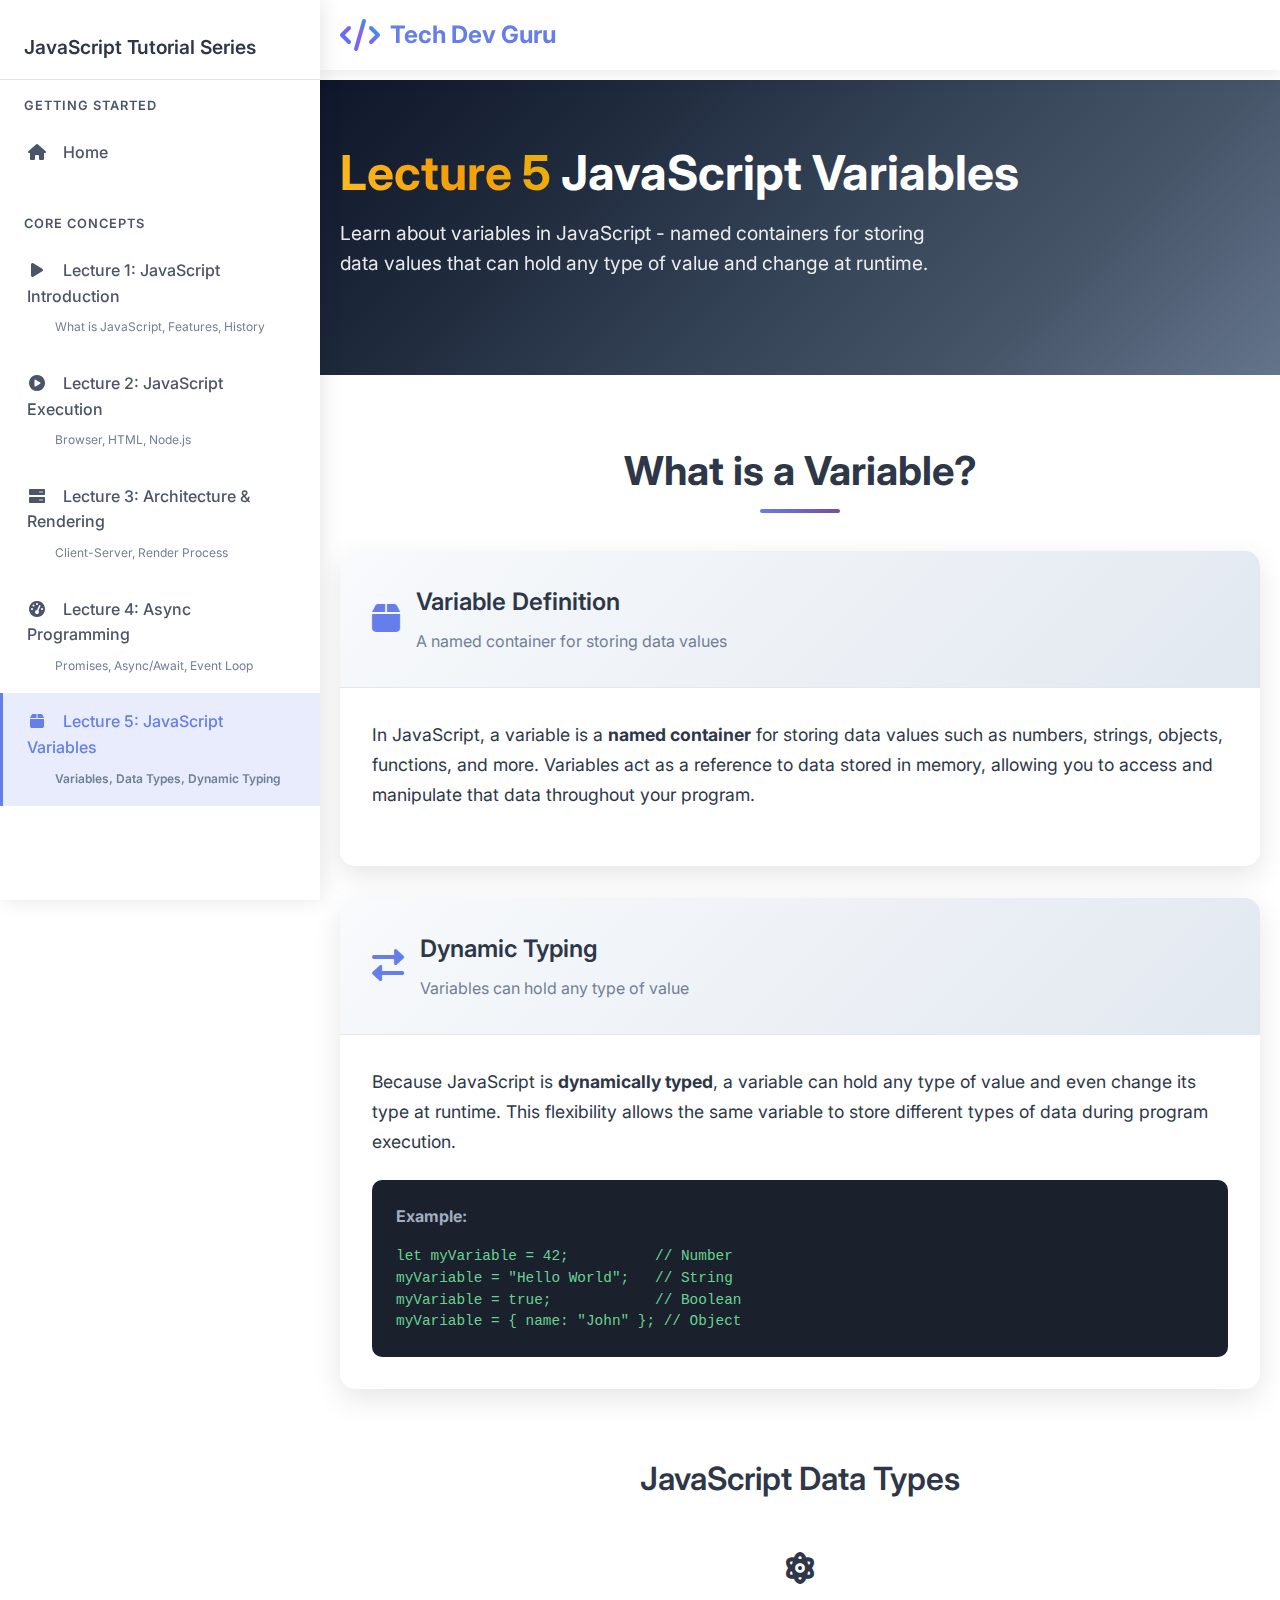
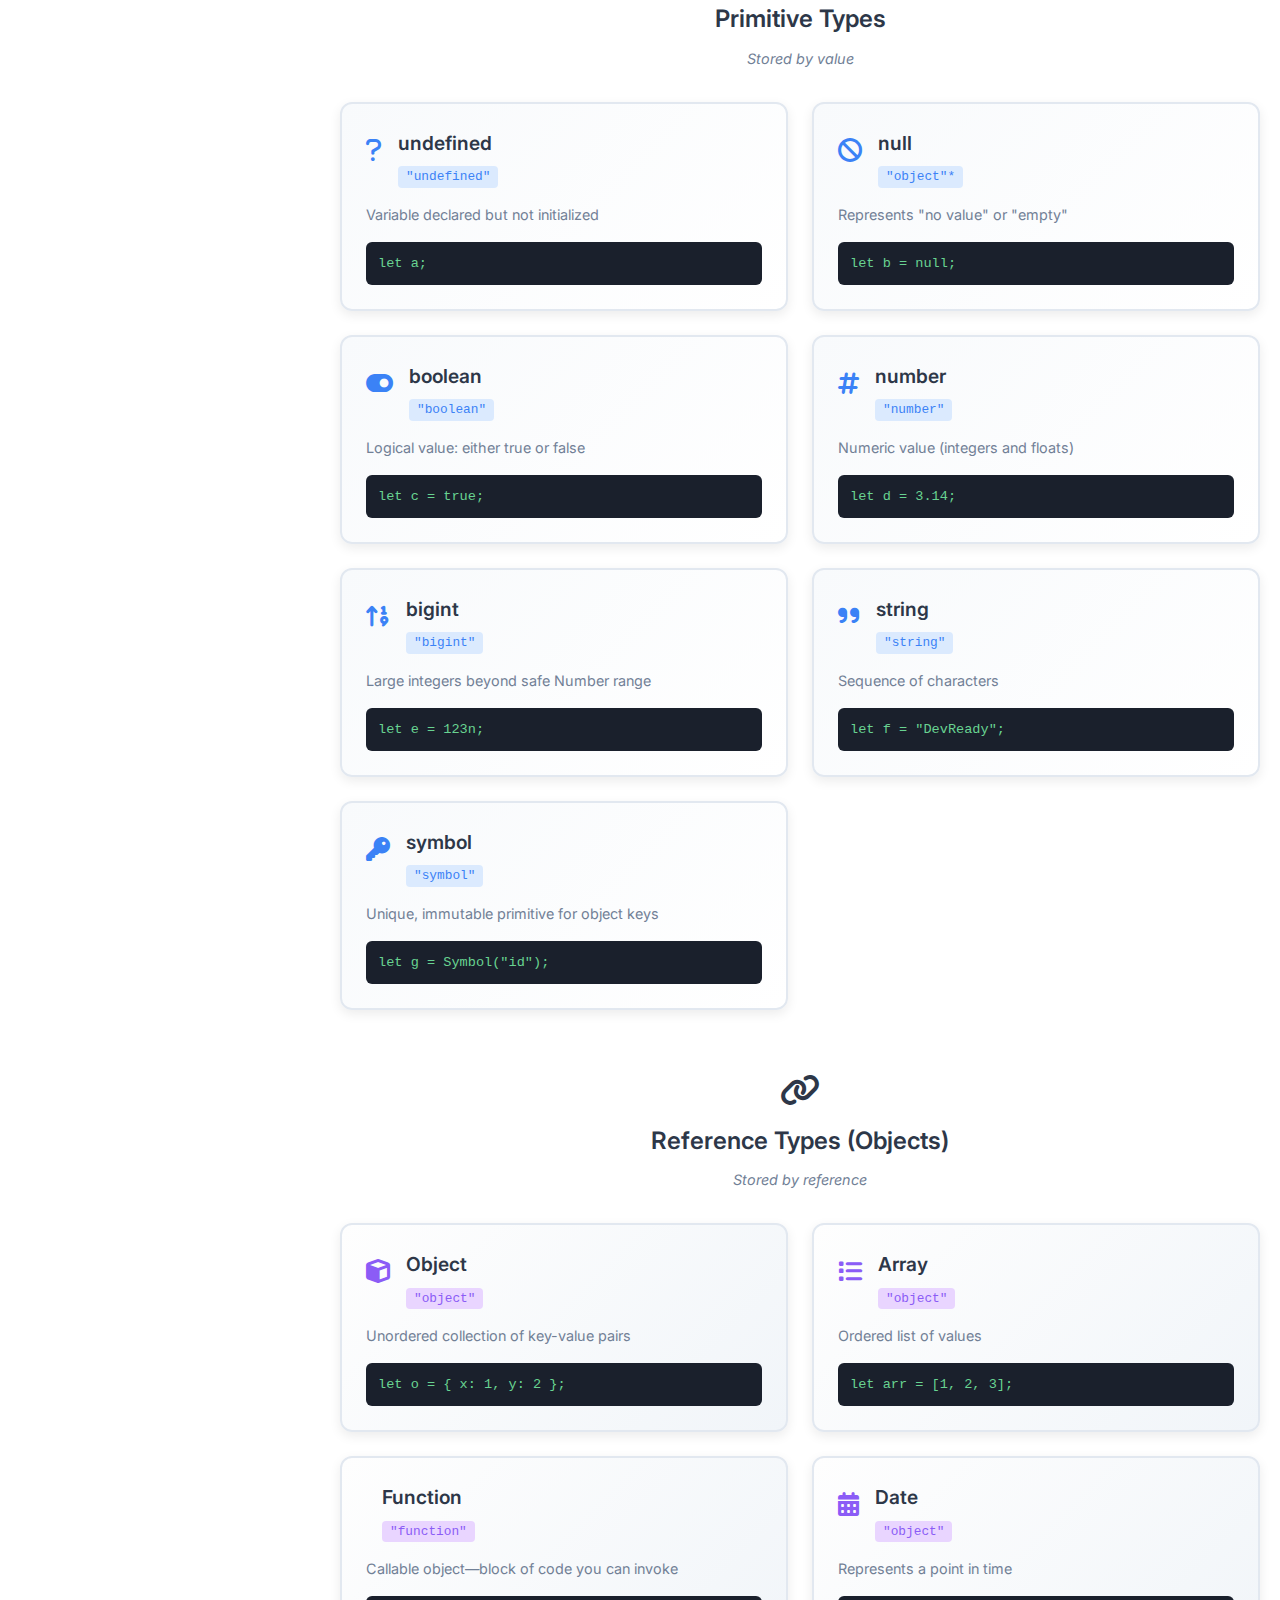
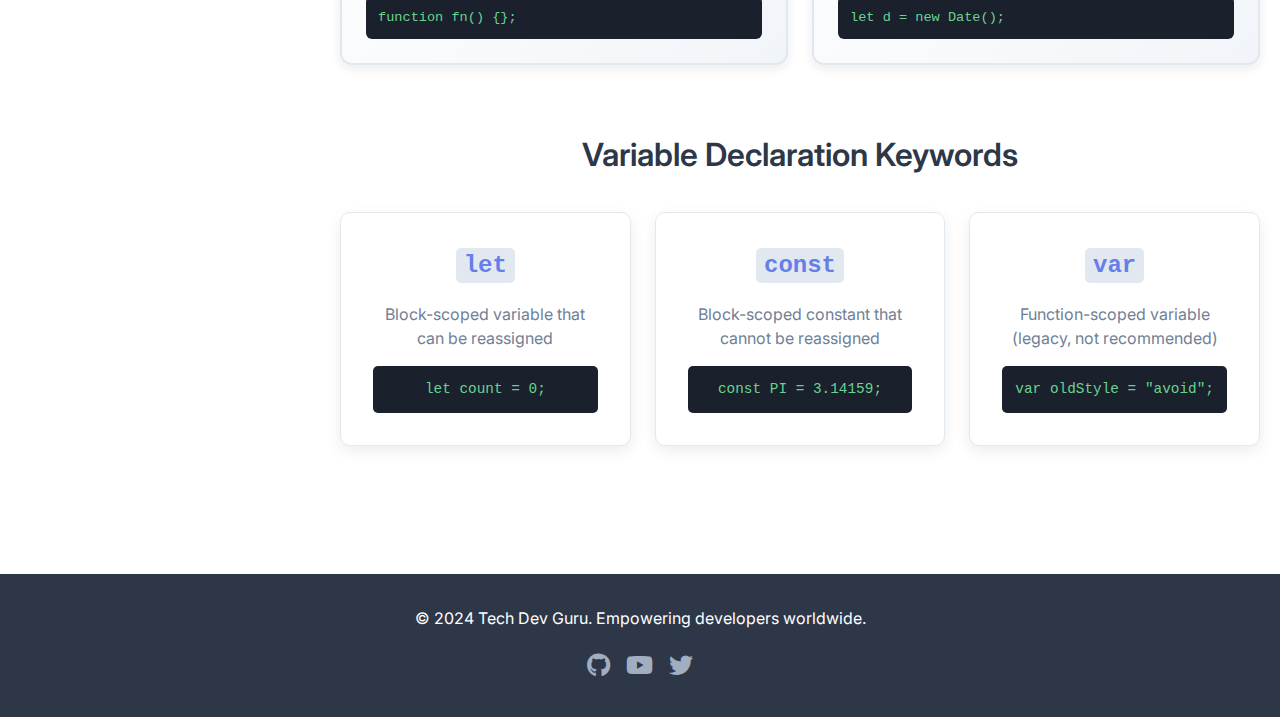
<file: lecture5.html>
<!DOCTYPE html>
<html lang="en">
  <head>
    <meta charset="UTF-8" />
    <meta name="viewport" content="width=device-width, initial-scale=1.0" />
    <title>Tech Dev Guru - JavaScript Tutorial Lecture 5</title>
    <link rel="stylesheet" href="lecture5.css" />
    <link
      href="https://fonts.googleapis.com/css2?family=Inter:wght@300;400;500;600;700&display=swap"
      rel="stylesheet"
    />
    <link
      rel="stylesheet"
      href="https://cdnjs.cloudflare.com/ajax/libs/font-awesome/6.0.0/css/all.min.css"
    />
  </head>
  <body>
    <header class="header">
      <div class="container">
        <div class="logo">
          <i class="fas fa-code"></i>
          <span>Tech Dev Guru</span>
        </div>
        <button class="sidebar-toggle" onclick="toggleSidebar()">
          <i class="fas fa-bars"></i>
        </button>
      </div>
    </header>

    <!-- Sidebar -->
    <aside class="sidebar" id="sidebar">
      <div class="sidebar-header">
        <h3>JavaScript Tutorial Series</h3>
        <button class="close-sidebar" onclick="toggleSidebar()">
          <i class="fas fa-times"></i>
        </button>
      </div>

      <nav class="sidebar-nav">
        <div class="nav-section">
          <h4>Getting Started</h4>
          <a href="index.html" class="sidebar-link">
            <i class="fas fa-home"></i>
            <span>Home</span>
          </a>
        </div>

        <div class="nav-section">
          <h4>Core Concepts</h4>
          <a href="lecture1.html" class="sidebar-link">
            <i class="fas fa-play"></i>
            <span>Lecture 1: JavaScript Introduction</span>
            <div class="lecture-meta">
              <small>What is JavaScript, Features, History</small>
            </div>
          </a>
          <a href="lecture2.html" class="sidebar-link">
            <i class="fas fa-play-circle"></i>
            <span>Lecture 2: JavaScript Execution</span>
            <div class="lecture-meta">
              <small>Browser, HTML, Node.js</small>
            </div>
          </a>
          <a href="lecture3.html" class="sidebar-link">
            <i class="fas fa-server"></i>
            <span>Lecture 3: Architecture & Rendering</span>
            <div class="lecture-meta">
              <small>Client-Server, Render Process</small>
            </div>
          </a>
          <a href="lecture4.html" class="sidebar-link">
            <i class="fas fa-tachometer-alt"></i>
            <span>Lecture 4: Async Programming</span>
            <div class="lecture-meta">
              <small>Promises, Async/Await, Event Loop</small>
            </div>
          </a>
          <a href="lecture5.html" class="sidebar-link active">
            <i class="fas fa-box"></i>
            <span>Lecture 5: JavaScript Variables</span>
            <div class="lecture-meta">
              <small>Variables, Data Types, Dynamic Typing</small>
            </div>
          </a>
        </div>
      </nav>
    </aside>

    <main class="main-content">
      <section class="hero" id="home">
        <div class="container">
          <div class="hero-content">
            <h1 class="hero-title">
              <span class="highlight">Lecture 5</span>
              JavaScript Variables
            </h1>
            <p class="hero-description">
              Learn about variables in JavaScript - named containers for storing
              data values that can hold any type of value and change at runtime.
            </p>
          </div>
        </div>
      </section>

      <section class="content" id="content">
        <div class="container">
          <h2 class="section-title">What is a Variable?</h2>

          <div class="concept-card">
            <div class="concept-header">
              <div class="concept-icon">
                <i class="fas fa-box"></i>
              </div>
              <div class="concept-info">
                <h3>Variable Definition</h3>
                <p>A named container for storing data values</p>
              </div>
            </div>
            <div class="concept-content">
              <p>
                In JavaScript, a variable is a
                <strong>named container</strong> for storing data values such as
                numbers, strings, objects, functions, and more. Variables act as
                a reference to data stored in memory, allowing you to access and
                manipulate that data throughout your program.
              </p>
            </div>
          </div>

          <div class="concept-card">
            <div class="concept-header">
              <div class="concept-icon">
                <i class="fas fa-exchange-alt"></i>
              </div>
              <div class="concept-info">
                <h3>Dynamic Typing</h3>
                <p>Variables can hold any type of value</p>
              </div>
            </div>
            <div class="concept-content">
              <p>
                Because JavaScript is <strong>dynamically typed</strong>, a
                variable can hold any type of value and even change its type at
                runtime. This flexibility allows the same variable to store
                different types of data during program execution.
              </p>
              <div class="code-example">
                <h4>Example:</h4>
                <pre><code>let myVariable = 42;          // Number
myVariable = "Hello World";   // String
myVariable = true;            // Boolean
myVariable = { name: "John" }; // Object</code></pre>
              </div>
            </div>
          </div>

          <div class="data-types-section">
            <h3>JavaScript Data Types</h3>

            <!-- Primitive Types -->
            <div class="type-category">
              <h4 class="category-title">
                <i class="fas fa-atom"></i>
                Primitive Types
                <span class="category-subtitle">Stored by value</span>
              </h4>
              <div class="types-grid">
                <div class="type-card primitive">
                  <div class="type-header">
                    <div class="type-icon">
                      <i class="fas fa-question"></i>
                    </div>
                    <div class="type-info">
                      <h5>undefined</h5>
                      <span class="typeof-result">"undefined"</span>
                    </div>
                  </div>
                  <p>Variable declared but not initialized</p>
                  <code>let a;</code>
                </div>

                <div class="type-card primitive">
                  <div class="type-header">
                    <div class="type-icon">
                      <i class="fas fa-ban"></i>
                    </div>
                    <div class="type-info">
                      <h5>null</h5>
                      <span class="typeof-result">"object"*</span>
                    </div>
                  </div>
                  <p>Represents "no value" or "empty"</p>
                  <code>let b = null;</code>
                </div>

                <div class="type-card primitive">
                  <div class="type-header">
                    <div class="type-icon">
                      <i class="fas fa-toggle-on"></i>
                    </div>
                    <div class="type-info">
                      <h5>boolean</h5>
                      <span class="typeof-result">"boolean"</span>
                    </div>
                  </div>
                  <p>Logical value: either true or false</p>
                  <code>let c = true;</code>
                </div>

                <div class="type-card primitive">
                  <div class="type-header">
                    <div class="type-icon">
                      <i class="fas fa-hashtag"></i>
                    </div>
                    <div class="type-info">
                      <h5>number</h5>
                      <span class="typeof-result">"number"</span>
                    </div>
                  </div>
                  <p>Numeric value (integers and floats)</p>
                  <code>let d = 3.14;</code>
                </div>

                <div class="type-card primitive">
                  <div class="type-header">
                    <div class="type-icon">
                      <i class="fas fa-sort-numeric-up"></i>
                    </div>
                    <div class="type-info">
                      <h5>bigint</h5>
                      <span class="typeof-result">"bigint"</span>
                    </div>
                  </div>
                  <p>Large integers beyond safe Number range</p>
                  <code>let e = 123n;</code>
                </div>

                <div class="type-card primitive">
                  <div class="type-header">
                    <div class="type-icon">
                      <i class="fas fa-quote-right"></i>
                    </div>
                    <div class="type-info">
                      <h5>string</h5>
                      <span class="typeof-result">"string"</span>
                    </div>
                  </div>
                  <p>Sequence of characters</p>
                  <code>let f = "DevReady";</code>
                </div>

                <div class="type-card primitive">
                  <div class="type-header">
                    <div class="type-icon">
                      <i class="fas fa-key"></i>
                    </div>
                    <div class="type-info">
                      <h5>symbol</h5>
                      <span class="typeof-result">"symbol"</span>
                    </div>
                  </div>
                  <p>Unique, immutable primitive for object keys</p>
                  <code>let g = Symbol("id");</code>
                </div>
              </div>
            </div>

            <!-- Reference Types -->
            <div class="type-category">
              <h4 class="category-title">
                <i class="fas fa-link"></i>
                Reference Types (Objects)
                <span class="category-subtitle">Stored by reference</span>
              </h4>
              <div class="types-grid">
                <div class="type-card reference">
                  <div class="type-header">
                    <div class="type-icon">
                      <i class="fas fa-cube"></i>
                    </div>
                    <div class="type-info">
                      <h5>Object</h5>
                      <span class="typeof-result">"object"</span>
                    </div>
                  </div>
                  <p>Unordered collection of key-value pairs</p>
                  <code>let o = { x: 1, y: 2 };</code>
                </div>

                <div class="type-card reference">
                  <div class="type-header">
                    <div class="type-icon">
                      <i class="fas fa-list"></i>
                    </div>
                    <div class="type-info">
                      <h5>Array</h5>
                      <span class="typeof-result">"object"</span>
                    </div>
                  </div>
                  <p>Ordered list of values</p>
                  <code>let arr = [1, 2, 3];</code>
                </div>

                <div class="type-card reference">
                  <div class="type-header">
                    <div class="type-icon">
                      <i class="fas fa-function"></i>
                    </div>
                    <div class="type-info">
                      <h5>Function</h5>
                      <span class="typeof-result">"function"</span>
                    </div>
                  </div>
                  <p>Callable object—block of code you can invoke</p>
                  <code>function fn() {};</code>
                </div>

                <div class="type-card reference">
                  <div class="type-header">
                    <div class="type-icon">
                      <i class="fas fa-calendar-alt"></i>
                    </div>
                    <div class="type-info">
                      <h5>Date</h5>
                      <span class="typeof-result">"object"</span>
                    </div>
                  </div>
                  <p>Represents a point in time</p>
                  <code>let d = new Date();</code>
                </div>
              </div>
            </div>
          </div>

          <div class="variable-declaration">
            <h3>Variable Declaration Keywords</h3>
            <div class="declaration-cards">
              <div class="declaration-card">
                <h4><code>let</code></h4>
                <p>Block-scoped variable that can be reassigned</p>
                <code>let count = 0;</code>
              </div>
              <div class="declaration-card">
                <h4><code>const</code></h4>
                <p>Block-scoped constant that cannot be reassigned</p>
                <code>const PI = 3.14159;</code>
              </div>
              <div class="declaration-card">
                <h4><code>var</code></h4>
                <p>Function-scoped variable (legacy, not recommended)</p>
                <code>var oldStyle = "avoid";</code>
              </div>
            </div>
          </div>
        </div>
      </section>
    </main>

    <!-- Overlay for mobile sidebar -->
    <div
      class="sidebar-overlay"
      id="sidebarOverlay"
      onclick="toggleSidebar()"
    ></div>

    <footer class="footer">
      <div class="container">
        <p>&copy; 2024 Tech Dev Guru. Empowering developers worldwide.</p>
        <div class="social-links">
          <a href="#"><i class="fab fa-github"></i></a>
          <a href="#"><i class="fab fa-youtube"></i></a>
          <a href="#"><i class="fab fa-twitter"></i></a>
        </div>
      </div>
    </footer>

    <script src="lecture5.js"></script>
  </body>
</html>
</file>
<file: index.css>
/* Reset and Base Styles */
* {
  margin: 0;
  padding: 0;
  box-sizing: border-box;
}

body {
  font-family: "Inter", -apple-system, BlinkMacSystemFont, "Segoe UI", Roboto,
    sans-serif;
  line-height: 1.6;
  color: #2d3748;

  min-height: 100vh;
}

.container {
  max-width: 1200px;
  margin: 0 auto;
  padding: 0 20px;
}

/* Header Styles */
.header {
  background: rgba(255, 255, 255, 0.95);
  backdrop-filter: blur(10px);
  box-shadow: 0 2px 20px rgba(0, 0, 0, 0.1);
  position: fixed;
  top: 0;
  left: 320px;
  right: 0;
  z-index: 1000;
  transition: all 0.3s ease;
}

.header .container {
  display: flex;
  justify-content: space-between;
  align-items: center;
  padding: 1rem 20px;
}

.logo {
  display: flex;
  align-items: center;
  gap: 10px;
  font-size: 1.5rem;
  font-weight: 700;
  color: #667eea;
}

.logo i {
  font-size: 2rem;
  background: linear-gradient(45deg, #3b82f6, #8b5cf6, #06b6d4);
  -webkit-background-clip: text;
  -webkit-text-fill-color: transparent;
  background-clip: text;
}

.sidebar-toggle {
  background: none;
  border: none;
  font-size: 1.5rem;
  color: #667eea;
  cursor: pointer;
  padding: 0.5rem;
  border-radius: 5px;
  transition: all 0.3s ease;
  display: none;
}

.sidebar-toggle:hover {
  background: rgba(102, 126, 234, 0.1);
}

/* Sidebar Styles */
.sidebar {
  position: fixed;
  top: 0;
  left: 0;
  width: 320px;
  height: 100vh;
  background: rgba(255, 255, 255, 0.98);
  backdrop-filter: blur(20px);
  box-shadow: 2px 0 20px rgba(0, 0, 0, 0.1);
  z-index: 1001;
  transition: left 0.3s ease;
  overflow-y: auto;
}

.sidebar.active {
  left: 0;
}

.sidebar-header {
  padding: 2rem 1.5rem 1rem;
  border-bottom: 1px solid rgba(0, 0, 0, 0.1);
  display: flex;
  justify-content: space-between;
  align-items: center;
}

.sidebar-header h3 {
  color: #2d3748;
  font-size: 1.2rem;
  font-weight: 600;
}

.close-sidebar {
  background: none;
  border: none;
  font-size: 1.2rem;
  color: #718096;
  cursor: pointer;
  padding: 0.5rem;
  border-radius: 5px;
  transition: all 0.3s ease;
  display: none;
}

.close-sidebar:hover {
  background: rgba(0, 0, 0, 0.1);
  color: #2d3748;
}

.sidebar-nav {
  padding: 1rem 0;
}

.nav-section {
  margin-bottom: 2rem;
}

.nav-section h4 {
  color: #4a5568;
  font-size: 0.8rem;
  font-weight: 600;
  text-transform: uppercase;
  letter-spacing: 1px;
  padding: 0 1.5rem;
  margin-bottom: 0.5rem;
}

.sidebar-link {
  display: block;
  padding: 1rem 1.5rem;
  color: #4a5568;
  text-decoration: none;
  transition: all 0.3s ease;
  border-left: 3px solid transparent;
  position: relative;
}

.sidebar-link:hover {
  background: rgba(102, 126, 234, 0.1);
  color: #2d3748;
}

.sidebar-link.active {
  background: rgba(102, 126, 234, 0.15);
  border-left-color: #667eea;
  color: #667eea;
  font-weight: 600;
}

.sidebar-link.disabled {
  opacity: 0.5;
  cursor: not-allowed;
}

.sidebar-link.disabled:hover {
  background: none;
  color: #4a5568;
}

.sidebar-link i {
  margin-right: 0.75rem;
  width: 20px;
  text-align: center;
}

.sidebar-link span {
  font-weight: 500;
}

.lecture-meta {
  margin-top: 0.25rem;
  margin-left: 1.75rem;
}

.lecture-meta small {
  color: #718096;
  font-size: 0.75rem;
}

/* Sidebar Overlay */
.sidebar-overlay {
  position: fixed;
  top: 0;
  left: 0;
  width: 100%;
  height: 100%;
  background: rgba(0, 0, 0, 0.5);
  z-index: 999;
  opacity: 0;
  visibility: hidden;
  transition: all 0.3s ease;
}

.sidebar-overlay.active {
  opacity: 1;
  visibility: visible;
}

/* Main Content */
.main-content {
  margin-top: 80px;
  margin-left: 320px;
  transition: margin-left 0.3s ease;
}

/* Hero Section */
.hero {
  padding: 4rem 0;
  background: linear-gradient(
    135deg,
    #0f172a 0%,
    #1e293b 25%,
    #334155 50%,
    #475569 75%,
    #64748b 100%
  );
  color: white;
  position: relative;
  overflow: hidden;
}

.hero::before {
  content: "";
  position: absolute;
  top: 0;
  left: 0;
  right: 0;
  bottom: 0;
  background: url('data:image/svg+xml,<svg xmlns="http://www.w3.org/2000/svg" viewBox="0 0 100 100"><defs><pattern id="grain" width="100" height="100" patternUnits="userSpaceOnUse"><circle cx="50" cy="50" r="1" fill="rgba(255,255,255,0.1)"/></pattern></defs><rect width="100" height="100" fill="url(%23grain)"/></svg>');
  opacity: 0.3;
}

.hero .container {
  display: grid;
  grid-template-columns: 1fr 1fr;
  gap: 3rem;
  align-items: center;
  position: relative;
  z-index: 1;
}

.hero-title {
  font-size: 3.5rem;
  font-weight: 700;
  margin-bottom: 1rem;
  line-height: 1.2;
}

.highlight {
  background: linear-gradient(45deg, #fbbf24, #f59e0b, #eab308);
  -webkit-background-clip: text;
  -webkit-text-fill-color: transparent;
  background-clip: text;
  font-weight: 800;
}

.hero-subtitle {
  font-size: 1.5rem;
  font-weight: 400;
  margin-bottom: 1.5rem;
  opacity: 0.9;
}

.hero-description {
  font-size: 1.1rem;
  opacity: 0.8;
  margin-bottom: 2rem;
  line-height: 1.7;
}

.cta-button {
  background: linear-gradient(45deg, #3b82f6, #8b5cf6, #06b6d4);
  color: white;
  border: none;
  padding: 1rem 2rem;
  font-size: 1.1rem;
  font-weight: 600;
  border-radius: 50px;
  cursor: pointer;
  transition: all 0.3s ease;
  display: inline-flex;
  align-items: center;
  gap: 10px;
  box-shadow: 0 4px 15px rgba(59, 130, 246, 0.4);
}

.cta-button:hover {
  transform: translateY(-2px);
  box-shadow: 0 8px 25px rgba(59, 130, 246, 0.6);
}

.hero-visual {
  display: flex;
  justify-content: center;
  align-items: center;
}

.code-animation {
  background: rgba(0, 0, 0, 0.2);
  padding: 2rem;
  border-radius: 10px;
  backdrop-filter: blur(10px);
  border: 1px solid rgba(255, 255, 255, 0.1);
}

.code-line {
  font-family: "Courier New", monospace;
  font-size: 1rem;
  margin-bottom: 0.5rem;
  opacity: 0;
  animation: typewriter 2s ease-in-out forwards;
}

.code-line:nth-child(2) {
  animation-delay: 0.5s;
}

.code-line:nth-child(3) {
  animation-delay: 1s;
}

@keyframes typewriter {
  0% {
    opacity: 0;
    transform: translateX(-10px);
  }
  100% {
    opacity: 1;
    transform: translateX(0);
  }
}

/* Overview Section */
.overview {
  padding: 4rem 0;
  background: white;
}

.section-title {
  text-align: center;
  font-size: 2.5rem;
  font-weight: 700;
  margin-bottom: 3rem;
  color: #2d3748;
  position: relative;
}

.section-title::after {
  content: "";
  position: absolute;
  bottom: -10px;
  left: 50%;
  transform: translateX(-50%);
  width: 80px;
  height: 4px;
  background: linear-gradient(45deg, #3b82f6, #8b5cf6);
  border-radius: 2px;
}

.overview-grid {
  display: grid;
  grid-template-columns: repeat(auto-fit, minmax(300px, 1fr));
  gap: 2rem;
}

.overview-card {
  background: white;
  padding: 2rem;
  border-radius: 15px;
  box-shadow: 0 10px 30px rgba(0, 0, 0, 0.1);
  text-align: center;
  transition: transform 0.3s ease;
}

.overview-card:hover {
  transform: translateY(-5px);
}

.card-icon {
  width: 80px;
  height: 80px;
  background: linear-gradient(45deg, #3b82f6, #8b5cf6);
  border-radius: 50%;
  display: flex;
  align-items: center;
  justify-content: center;
  margin: 0 auto 1.5rem;
  color: white;
  font-size: 2rem;
}

.overview-card h3 {
  font-size: 1.5rem;
  font-weight: 600;
  color: #2d3748;
  margin-bottom: 1rem;
}

.overview-card p {
  color: #4a5568;
  line-height: 1.7;
}

/* Footer */
.footer {
  background: #2d3748;
  color: white;
  padding: 2rem 0;
  text-align: center;
}

.footer .container {
  display: flex;
  justify-content: space-between;
  align-items: center;
}

.social-links {
  display: flex;
  gap: 1rem;
}

.social-links a {
  color: white;
  font-size: 1.2rem;
  transition: color 0.3s ease;
}

.social-links a:hover {
  color: #3b82f6;
}

/* Responsive Design */
@media (max-width: 768px) {
  .header {
    left: 0;
  }

  .sidebar-toggle {
    display: block;
  }

  .close-sidebar {
    display: block;
  }

  .sidebar {
    left: -320px;
  }

  .main-content {
    margin-left: 0;
  }

  .hero .container {
    grid-template-columns: 1fr;
    gap: 2rem;
    text-align: center;
  }

  .hero-title {
    font-size: 2.5rem;
  }

  .overview-grid {
    grid-template-columns: 1fr;
  }

  .footer .container {
    flex-direction: column;
    gap: 1rem;
  }
}

@media (max-width: 480px) {
  .hero-title {
    font-size: 2rem;
  }

  .hero-subtitle {
    font-size: 1.2rem;
  }

  .container {
    padding: 0 15px;
  }

  .sidebar {
    width: 100%;
    left: -100%;
  }

  .overview-card {
    padding: 1.5rem;
  }
}
</file>
<file: lecture1.css>
/* Reset and Base Styles */
* {
  margin: 0;
  padding: 0;
  box-sizing: border-box;
}

body {
  font-family: "Inter", -apple-system, BlinkMacSystemFont, "Segoe UI", Roboto,
    sans-serif;
  line-height: 1.6;
  color: #2d3748;

  min-height: 100vh;
}

.container {
  max-width: 1200px;
  margin: 0 auto;
  padding: 0 20px;
}

/* Header Styles */
.header {
  background: rgba(255, 255, 255, 0.95);
  backdrop-filter: blur(10px);
  box-shadow: 0 2px 20px rgba(0, 0, 0, 0.1);
  position: fixed;
  top: 0;
  left: 320px;
  right: 0;
  z-index: 1000;
  transition: all 0.3s ease;
}

.header .container {
  display: flex;
  justify-content: space-between;
  align-items: center;
  padding: 1rem 20px;
}

.logo {
  display: flex;
  align-items: center;
  gap: 10px;
  font-size: 1.5rem;
  font-weight: 700;
  color: #667eea;
}

.logo i {
  font-size: 2rem;
  background: linear-gradient(45deg, #3b82f6, #8b5cf6, #06b6d4);
  -webkit-background-clip: text;
  -webkit-text-fill-color: transparent;
  background-clip: text;
}

.sidebar-toggle {
  background: none;
  border: none;
  font-size: 1.5rem;
  color: #667eea;
  cursor: pointer;
  padding: 0.5rem;
  border-radius: 5px;
  transition: all 0.3s ease;
  display: none;
}

.sidebar-toggle:hover {
  background: rgba(102, 126, 234, 0.1);
}

/* Sidebar Styles */
.sidebar {
  position: fixed;
  top: 0;
  left: 0;
  width: 320px;
  height: 100vh;
  background: rgba(255, 255, 255, 0.98);
  backdrop-filter: blur(20px);
  box-shadow: 2px 0 20px rgba(0, 0, 0, 0.1);
  z-index: 1001;
  transition: left 0.3s ease;
  overflow-y: auto;
}

.sidebar.active {
  left: 0;
}

.sidebar-header {
  padding: 2rem 1.5rem 1rem;
  border-bottom: 1px solid rgba(0, 0, 0, 0.1);
  display: flex;
  justify-content: space-between;
  align-items: center;
}

.sidebar-header h3 {
  color: #2d3748;
  font-size: 1.2rem;
  font-weight: 600;
}

.close-sidebar {
  background: none;
  border: none;
  font-size: 1.2rem;
  color: #718096;
  cursor: pointer;
  padding: 0.5rem;
  border-radius: 5px;
  transition: all 0.3s ease;
  display: none;
}

.close-sidebar:hover {
  background: rgba(0, 0, 0, 0.1);
  color: #2d3748;
}

.sidebar-nav {
  padding: 1rem 0;
}

.nav-section {
  margin-bottom: 2rem;
}

.nav-section h4 {
  color: #4a5568;
  font-size: 0.8rem;
  font-weight: 600;
  text-transform: uppercase;
  letter-spacing: 1px;
  padding: 0 1.5rem;
  margin-bottom: 0.5rem;
}

.sidebar-link {
  display: block;
  padding: 1rem 1.5rem;
  color: #4a5568;
  text-decoration: none;
  transition: all 0.3s ease;
  border-left: 3px solid transparent;
  position: relative;
}

.sidebar-link:hover {
  background: rgba(102, 126, 234, 0.1);
  color: #2d3748;
}

.sidebar-link.active {
  background: rgba(102, 126, 234, 0.15);
  border-left-color: #667eea;
  color: #667eea;
  font-weight: 600;
}

.sidebar-link.disabled {
  opacity: 0.5;
  cursor: not-allowed;
}

.sidebar-link.disabled:hover {
  background: none;
  color: #4a5568;
}

.sidebar-link i {
  margin-right: 0.75rem;
  width: 20px;
  text-align: center;
}

.sidebar-link span {
  font-weight: 500;
}

.lecture-meta {
  margin-top: 0.25rem;
  margin-left: 1.75rem;
}

.lecture-meta small {
  color: #718096;
  font-size: 0.75rem;
}

/* Sidebar Overlay */
.sidebar-overlay {
  position: fixed;
  top: 0;
  left: 0;
  width: 100%;
  height: 100%;
  background: rgba(0, 0, 0, 0.5);
  z-index: 999;
  opacity: 0;
  visibility: hidden;
  transition: all 0.3s ease;
}

.sidebar-overlay.active {
  opacity: 1;
  visibility: visible;
}

/* Main Content */
.main-content {
  margin-top: 80px;
  margin-left: 320px;
  transition: margin-left 0.3s ease;
}

/* Hero Section */
.hero {
  padding: 4rem 0;
  background: linear-gradient(
    135deg,
    #0f172a 0%,
    #1e293b 25%,
    #334155 50%,
    #475569 75%,
    #64748b 100%
  );
  color: white;
  text-align: center;
}

.hero-title {
  font-size: 3rem;
  font-weight: 700;
  margin-bottom: 1.5rem;
  line-height: 1.2;
}

.highlight {
  background: linear-gradient(45deg, #fbbf24, #f59e0b, #eab308);
  -webkit-background-clip: text;
  -webkit-text-fill-color: transparent;
  background-clip: text;
}

.hero-description {
  font-size: 1.2rem;
  opacity: 0.9;
  margin-bottom: 2rem;
  max-width: 800px;
  margin-left: auto;
  margin-right: auto;
}

/* Content Section */
.content {
  padding: 4rem 0;
  background: white;
}

.section-title {
  text-align: center;
  font-size: 2.5rem;
  font-weight: 700;
  margin-bottom: 3rem;
  color: #2d3748;
  position: relative;
}

.section-title::after {
  content: "";
  position: absolute;
  bottom: -10px;
  left: 50%;
  transform: translateX(-50%);
  width: 80px;
  height: 4px;
  background: linear-gradient(45deg, #3b82f6, #8b5cf6);
  border-radius: 2px;
}

/* Image Cards */
.image-card {
  background: white;
  border-radius: 15px;
  margin-bottom: 3rem;
  box-shadow: 0 10px 30px rgba(0, 0, 0, 0.1);
  overflow: hidden;
  transition: all 0.3s ease;
}

.image-card:hover {
  transform: translateY(-5px);
  box-shadow: 0 20px 40px rgba(0, 0, 0, 0.15);
}

.image-header {
  background: linear-gradient(135deg, #f8fafc 0%, #e2e8f0 100%);
  padding: 2rem;
  text-align: center;
}

.image-header h3 {
  font-size: 1.8rem;
  font-weight: 600;
  color: #2d3748;
  margin-bottom: 0.5rem;
}

.image-header p {
  color: #718096;
  font-size: 1.1rem;
}

.image-container {
  padding: 2rem;
  display: flex;
  justify-content: center;
  align-items: center;
  background: #f8fafc;
}

.js-image {
  max-width: 100%;
  height: auto;
  border-radius: 10px;
  box-shadow: 0 5px 15px rgba(0, 0, 0, 0.1);
  transition: transform 0.3s ease;
}

.js-image:hover {
  transform: scale(1.02);
}

.image-description {
  padding: 2rem;
  background: white;
}

.image-description p {
  color: #4a5568;
  font-size: 1rem;
  line-height: 1.8;
  text-align: center;
}

/* Key Points Section */
.key-points {
  margin-top: 4rem;
  padding: 3rem;
  background: linear-gradient(135deg, #f8fafc 0%, #e2e8f0 100%);
  border-radius: 15px;
}

.key-points h3 {
  text-align: center;
  font-size: 2rem;
  font-weight: 600;
  color: #2d3748;
  margin-bottom: 2rem;
}

.points-grid {
  display: grid;
  grid-template-columns: repeat(auto-fit, minmax(250px, 1fr));
  gap: 2rem;
  margin-top: 2rem;
}

.point-item {
  background: white;
  padding: 2rem;
  border-radius: 10px;
  text-align: center;
  box-shadow: 0 5px 15px rgba(0, 0, 0, 0.1);
  transition: transform 0.3s ease;
}

.point-item:hover {
  transform: translateY(-5px);
}

.point-item i {
  font-size: 3rem;
  background: linear-gradient(45deg, #3b82f6, #8b5cf6);
  -webkit-background-clip: text;
  -webkit-text-fill-color: transparent;
  background-clip: text;
  margin-bottom: 1rem;
  display: block;
}

.point-item h4 {
  font-size: 1.3rem;
  font-weight: 600;
  color: #2d3748;
  margin-bottom: 0.5rem;
}

.point-item p {
  color: #718096;
  font-size: 0.95rem;
  line-height: 1.6;
}

/* Footer */
.footer {
  background: #2d3748;
  color: white;
  padding: 2rem 0;
  text-align: center;
}

.footer p {
  margin-bottom: 0.5rem;
}

.social-links {
  display: flex;
  justify-content: center;
  gap: 1rem;
}

.social-links a {
  color: white;
  font-size: 1.2rem;
  transition: color 0.3s ease;
}

.social-links a:hover {
  color: #3b82f6;
}

/* Responsive Design */
@media (max-width: 768px) {
  .header {
    left: 0;
  }

  .sidebar-toggle {
    display: block;
  }

  .close-sidebar {
    display: block;
  }

  .sidebar {
    left: -320px;
  }

  .main-content {
    margin-left: 0;
  }

  .hero-title {
    font-size: 2rem;
  }

  .image-header,
  .image-container,
  .image-description {
    padding: 1.5rem;
  }

  .points-grid {
    grid-template-columns: 1fr;
    gap: 1.5rem;
  }

  .key-points {
    padding: 2rem;
  }
}

@media (max-width: 480px) {
  .hero-title {
    font-size: 1.8rem;
  }

  .container {
    padding: 0 15px;
  }

  .sidebar {
    width: 100%;
    left: -100%;
  }

  .image-card {
    margin: 0 -10px 2rem -10px;
  }

  .image-header h3 {
    font-size: 1.5rem;
  }

  .point-item {
    padding: 1.5rem;
  }
}
</file>
<file: lecture2.css>
/* Reset and Base Styles */
* {
  margin: 0;
  padding: 0;
  box-sizing: border-box;
}

body {
  font-family: "Inter", -apple-system, BlinkMacSystemFont, "Segoe UI", Roboto,
    sans-serif;
  line-height: 1.6;
  color: #2d3748;
  background: linear-gradient(135deg, #667eea 0%, #764ba2 50%, #5b73e8 100%);
  min-height: 100vh;
}

.container {
  max-width: 1200px;
  margin: 0 auto;
  padding: 0 20px;
}

/* Header Styles */
.header {
  background: rgba(255, 255, 255, 0.95);
  backdrop-filter: blur(10px);
  box-shadow: 0 2px 20px rgba(0, 0, 0, 0.1);
  position: fixed;
  top: 0;
  left: 320px;
  right: 0;
  z-index: 1000;
  transition: all 0.3s ease;
}

.header .container {
  display: flex;
  justify-content: space-between;
  align-items: center;
  padding: 1rem 20px;
}

.logo {
  display: flex;
  align-items: center;
  gap: 10px;
  font-size: 1.5rem;
  font-weight: 700;
  color: #667eea;
}

.logo i {
  font-size: 2rem;
  background: linear-gradient(45deg, #667eea, #764ba2, #5b73e8);
  -webkit-background-clip: text;
  -webkit-text-fill-color: transparent;
  background-clip: text;
}

.nav {
  display: flex;
  gap: 2rem;
}

.nav-link {
  text-decoration: none;
  color: #4a5568;
  font-weight: 500;
  transition: all 0.3s ease;
  position: relative;
}

.nav-link:hover,
.nav-link.active {
  color: #4f46e5;
}

.nav-link::after {
  content: "";
  position: absolute;
  bottom: -5px;
  left: 0;
  width: 0;
  height: 2px;
  background: linear-gradient(45deg, #4f46e5, #06b6d4);
  transition: width 0.3s ease;
}

.nav-link:hover::after,
.nav-link.active::after {
  width: 100%;
}

/* Sidebar styles (copied from index.css) */
.sidebar-toggle {
  background: none;
  border: none;
  font-size: 1.5rem;
  color: #667eea;
  cursor: pointer;
  padding: 0.5rem;
  border-radius: 5px;
  transition: all 0.3s ease;
  display: none;
}

.sidebar-toggle:hover {
  background: rgba(102, 126, 234, 0.1);
}

.sidebar {
  position: fixed;
  top: 0;
  left: 0;
  width: 320px;
  height: 100vh;
  background: rgba(255, 255, 255, 0.98);
  backdrop-filter: blur(20px);
  box-shadow: 2px 0 20px rgba(0, 0, 0, 0.1);
  z-index: 1001;
  transition: left 0.3s ease;
  overflow-y: auto;
}

.sidebar.active {
  left: 0;
}

.sidebar-header {
  padding: 2rem 1.5rem 1rem;
  border-bottom: 1px solid rgba(0, 0, 0, 0.1);
  display: flex;
  justify-content: space-between;
  align-items: center;
}

.sidebar-header h3 {
  color: #2d3748;
  font-size: 1.2rem;
  font-weight: 600;
}

.close-sidebar {
  background: none;
  border: none;
  font-size: 1.2rem;
  color: #718096;
  cursor: pointer;
  padding: 0.5rem;
  border-radius: 5px;
  transition: all 0.3s ease;
  display: none;
}

.close-sidebar:hover {
  background: rgba(0, 0, 0, 0.1);
  color: #2d3748;
}

.sidebar-nav {
  padding: 1rem 0;
}

.nav-section {
  margin-bottom: 2rem;
}

.nav-section h4 {
  color: #4a5568;
  font-size: 0.8rem;
  font-weight: 600;
  text-transform: uppercase;
  letter-spacing: 1px;
  padding: 0 1.5rem;
  margin-bottom: 0.5rem;
}

.sidebar-link {
  display: block;
  padding: 1rem 1.5rem;
  color: #4a5568;
  text-decoration: none;
  transition: all 0.3s ease;
  border-left: 3px solid transparent;
  position: relative;
}

.sidebar-link:hover {
  background: rgba(102, 126, 234, 0.1);
  color: #2d3748;
}

.sidebar-link.active {
  background: rgba(102, 126, 234, 0.15);
  border-left-color: #667eea;
  color: #667eea;
  font-weight: 600;
}

.sidebar-link.disabled {
  opacity: 0.5;
  cursor: not-allowed;
}

.sidebar-link.disabled:hover {
  background: none;
  color: #4a5568;
}

.sidebar-link i {
  margin-right: 0.75rem;
  width: 20px;
  text-align: center;
}

.sidebar-link span {
  font-weight: 500;
}

.lecture-meta {
  margin-top: 0.25rem;
  margin-left: 1.75rem;
}

.lecture-meta small {
  color: #718096;
  font-size: 0.75rem;
}

.sidebar-overlay {
  position: fixed;
  top: 0;
  left: 0;
  width: 100%;
  height: 100%;
  background: rgba(0, 0, 0, 0.5);
  z-index: 999;
  opacity: 0;
  visibility: hidden;
  transition: all 0.3s ease;
}

.sidebar-overlay.active {
  opacity: 1;
  visibility: visible;
}

/* Main Content */
.main-content {
  margin-top: 80px;
  margin-left: 320px;
  transition: margin-left 0.3s ease;
}

/* Hero Section */
.hero {
  padding: 4rem 0;
  background: linear-gradient(
    135deg,
    #667eea 0%,
    #764ba2 40%,
    #5b73e8 70%,
    #4c51bf 100%
  );
  color: white;
  text-align: center;
}

.hero-title {
  font-size: 3rem;
  font-weight: 700;
  margin-bottom: 1.5rem;
  line-height: 1.2;
}

.highlight {
  background: linear-gradient(45deg, #fbbf24, #f59e0b);
  -webkit-background-clip: text;
  -webkit-text-fill-color: transparent;
  background-clip: text;
}

.hero-description {
  font-size: 1.2rem;
  opacity: 0.9;
  margin-bottom: 3rem;
  max-width: 800px;
  margin-left: auto;
  margin-right: auto;
}

.steps-overview {
  display: flex;
  justify-content: center;
  gap: 3rem;
  margin-top: 2rem;
}

.step {
  display: flex;
  flex-direction: column;
  align-items: center;
  gap: 1rem;
}

.step-number {
  width: 60px;
  height: 60px;
  border-radius: 50%;
  background: rgba(255, 255, 255, 0.2);
  display: flex;
  align-items: center;
  justify-content: center;
  font-size: 1.5rem;
  font-weight: 700;
  border: 2px solid rgba(255, 255, 255, 0.3);
}

.step-text {
  font-weight: 500;
  text-align: center;
}

/* Methods Section */
.methods {
  padding: 4rem 0;
  background: white;
}

.section-title {
  text-align: center;
  font-size: 2.5rem;
  font-weight: 700;
  margin-bottom: 3rem;
  color: #2d3748;
  position: relative;
}

.section-title::after {
  content: "";
  position: absolute;
  bottom: -10px;
  left: 50%;
  transform: translateX(-50%);
  width: 80px;
  height: 4px;
  background: linear-gradient(45deg, #4f46e5, #06b6d4);
  border-radius: 2px;
}

.method-card {
  background: white;
  border-radius: 15px;
  margin-bottom: 2rem;
  box-shadow: 0 10px 30px rgba(0, 0, 0, 0.1);
  overflow: hidden;
  transition: all 0.3s ease;
}

.method-card:hover {
  transform: translateY(-5px);
  box-shadow: 0 20px 40px rgba(0, 0, 0, 0.15);
}

.method-header {
  background: linear-gradient(135deg, #f8fafc 0%, #e2e8f0 100%);
  padding: 2rem;
  display: flex;
  align-items: center;
  gap: 1.5rem;
}

.method-icon {
  width: 80px;
  height: 80px;
  background: linear-gradient(45deg, #4f46e5, #06b6d4);
  border-radius: 15px;
  display: flex;
  align-items: center;
  justify-content: center;
  color: white;
  font-size: 2rem;
}

.method-info h3 {
  font-size: 1.5rem;
  font-weight: 600;
  color: #2d3748;
  margin-bottom: 0.5rem;
}

.method-info p {
  color: #718096;
  font-size: 1rem;
}

.method-content {
  padding: 2rem;
}

.instructions h4 {
  font-size: 1.2rem;
  font-weight: 600;
  color: #2d3748;
  margin-bottom: 1rem;
}

.instructions ul,
.instructions ol {
  margin-left: 1.5rem;
  margin-bottom: 1.5rem;
}

.instructions li {
  margin-bottom: 0.5rem;
  color: #4a5568;
}

kbd {
  background: #2d3748;
  color: white;
  padding: 0.2rem 0.5rem;
  border-radius: 4px;
  font-size: 0.9rem;
  font-family: monospace;
}

code {
  background: #f7fafc;
  color: #4f46e5;
  padding: 0.2rem 0.5rem;
  border-radius: 4px;
  font-family: "Courier New", monospace;
  font-size: 0.9rem;
}

.file-structure {
  display: flex;
  gap: 1rem;
  margin: 1rem 0;
  flex-wrap: wrap;
}

.file {
  background: linear-gradient(45deg, #4f46e5, #06b6d4);
  color: white;
  padding: 0.5rem 1rem;
  border-radius: 8px;
  font-weight: 500;
  font-size: 0.9rem;
}

/* Footer */
.footer {
  background: #2d3748;
  color: white;
  padding: 2rem 0;
  text-align: center;
}

.footer p {
  margin-bottom: 0.5rem;
}

.social-links {
  display: flex;
  justify-content: center;
  gap: 1rem;
}

.social-links a {
  color: white;
  font-size: 1.2rem;
  transition: color 0.3s ease;
}

.social-links a:hover {
  color: #4f46e5;
}

/* Responsive Design */
@media (max-width: 768px) {
  .header {
    left: 0;
  }

  .sidebar-toggle {
    display: block;
  }

  .close-sidebar {
    display: block;
  }

  .sidebar {
    left: -320px;
  }

  .main-content {
    margin-left: 0;
  }

  .hero-title {
    font-size: 2rem;
  }

  .steps-overview {
    flex-direction: column;
    gap: 2rem;
  }

  .method-header {
    flex-direction: column;
    text-align: center;
    gap: 1rem;
  }

  .file-structure {
    flex-direction: column;
    gap: 0.5rem;
  }
}

@media (max-width: 480px) {
  .hero-title {
    font-size: 1.8rem;
  }

  .container {
    padding: 0 15px;
  }

  .sidebar {
    width: 100%;
    left: -100%;
  }

  .method-card {
    margin: 0 -10px;
  }
}
</file>
<file: lecture3.css>
/* Reset and Base Styles */
* {
  margin: 0;
  padding: 0;
  box-sizing: border-box;
}

body {
  font-family: "Inter", -apple-system, BlinkMacSystemFont, "Segoe UI", Roboto,
    sans-serif;
  line-height: 1.6;
  color: #2d3748;

  min-height: 100vh;
}

.container {
  max-width: 1200px;
  margin: 0 auto;
  padding: 0 20px;
}

/* Header Styles */
.header {
  background: rgba(255, 255, 255, 0.95);
  backdrop-filter: blur(10px);
  box-shadow: 0 2px 20px rgba(0, 0, 0, 0.1);
  position: fixed;
  top: 0;
  left: 320px;
  right: 0;
  z-index: 1000;
  transition: all 0.3s ease;
}

.header .container {
  display: flex;
  justify-content: space-between;
  align-items: center;
  padding: 1rem 20px;
}

.logo {
  display: flex;
  align-items: center;
  gap: 10px;
  font-size: 1.5rem;
  font-weight: 700;
  color: #667eea;
}

.logo i {
  font-size: 2rem;
  background: linear-gradient(45deg, #3b82f6, #8b5cf6, #06b6d4);
  -webkit-background-clip: text;
  -webkit-text-fill-color: transparent;
  background-clip: text;
}

.nav {
  display: flex;
  gap: 2rem;
}

.nav-link {
  text-decoration: none;
  color: #4a5568;
  font-weight: 500;
  transition: all 0.3s ease;
  position: relative;
}

.nav-link:hover,
.nav-link.active {
  color: #4f46e5;
}

.nav-link::after {
  content: "";
  position: absolute;
  bottom: -5px;
  left: 0;
  width: 0;
  height: 2px;
  background: linear-gradient(45deg, #4f46e5, #06b6d4);
  transition: width 0.3s ease;
}

.nav-link:hover::after,
.nav-link.active::after {
  width: 100%;
}

/* Sidebar styles */
.sidebar-toggle {
  background: none;
  border: none;
  font-size: 1.5rem;
  color: #667eea;
  cursor: pointer;
  padding: 0.5rem;
  border-radius: 5px;
  transition: all 0.3s ease;
  display: none;
}

.sidebar-toggle:hover {
  background: rgba(102, 126, 234, 0.1);
}

.sidebar {
  position: fixed;
  top: 0;
  left: 0;
  width: 320px;
  height: 100vh;
  background: rgba(255, 255, 255, 0.98);
  backdrop-filter: blur(20px);
  box-shadow: 2px 0 20px rgba(0, 0, 0, 0.1);
  z-index: 1001;
  transition: left 0.3s ease;
  overflow-y: auto;
}

.sidebar.active {
  left: 0;
}

.sidebar-header {
  padding: 2rem 1.5rem 1rem;
  border-bottom: 1px solid rgba(0, 0, 0, 0.1);
  display: flex;
  justify-content: space-between;
  align-items: center;
}

.sidebar-header h3 {
  color: #2d3748;
  font-size: 1.2rem;
  font-weight: 600;
}

.close-sidebar {
  background: none;
  border: none;
  font-size: 1.2rem;
  color: #718096;
  cursor: pointer;
  padding: 0.5rem;
  border-radius: 5px;
  transition: all 0.3s ease;
  display: none;
}

.close-sidebar:hover {
  background: rgba(0, 0, 0, 0.1);
  color: #2d3748;
}

.sidebar-nav {
  padding: 1rem 0;
}

.nav-section {
  margin-bottom: 2rem;
}

.nav-section h4 {
  color: #4a5568;
  font-size: 0.8rem;
  font-weight: 600;
  text-transform: uppercase;
  letter-spacing: 1px;
  padding: 0 1.5rem;
  margin-bottom: 0.5rem;
}

.sidebar-link {
  display: block;
  padding: 1rem 1.5rem;
  color: #4a5568;
  text-decoration: none;
  transition: all 0.3s ease;
  border-left: 3px solid transparent;
  position: relative;
}

.sidebar-link:hover {
  background: rgba(102, 126, 234, 0.1);
  color: #2d3748;
}

.sidebar-link.active {
  background: rgba(102, 126, 234, 0.15);
  border-left-color: #667eea;
  color: #667eea;
  font-weight: 600;
}

.sidebar-link.disabled {
  opacity: 0.5;
  cursor: not-allowed;
}

.sidebar-link.disabled:hover {
  background: none;
  color: #4a5568;
}

.sidebar-link i {
  margin-right: 0.75rem;
  width: 20px;
  text-align: center;
}

.sidebar-link span {
  font-weight: 500;
}

.lecture-meta {
  margin-top: 0.25rem;
  margin-left: 1.75rem;
}

.lecture-meta small {
  color: #718096;
  font-size: 0.75rem;
}

.sidebar-overlay {
  position: fixed;
  top: 0;
  left: 0;
  width: 100%;
  height: 100%;
  background: rgba(0, 0, 0, 0.5);
  z-index: 999;
  opacity: 0;
  visibility: hidden;
  transition: all 0.3s ease;
}

.sidebar-overlay.active {
  opacity: 1;
  visibility: visible;
}

/* Main Content */
.main-content {
  margin-top: 80px;
  margin-left: 320px;
  transition: margin-left 0.3s ease;
}

/* Hero Section */
.hero {
  padding: 4rem 0;
  background: linear-gradient(
    135deg,
    #0f172a 0%,
    #1e293b 25%,
    #334155 50%,
    #475569 75%,
    #64748b 100%
  );
  color: white;
  text-align: center;
}

.hero-title {
  font-size: 3rem;
  font-weight: 700;
  margin-bottom: 1.5rem;
  line-height: 1.2;
}

.highlight {
  background: linear-gradient(45deg, #fbbf24, #f59e0b, #eab308);
  -webkit-background-clip: text;
  -webkit-text-fill-color: transparent;
  background-clip: text;
}

.hero-description {
  font-size: 1.2rem;
  opacity: 0.9;
  margin-bottom: 2rem;
  max-width: 800px;
  margin-left: auto;
  margin-right: auto;
}

/* Content Section */
.content {
  padding: 4rem 0;
  background: white;
}

.section-title {
  text-align: center;
  font-size: 2.5rem;
  font-weight: 700;
  margin-bottom: 3rem;
  color: #2d3748;
  position: relative;
}

.section-title::after {
  content: "";
  position: absolute;
  bottom: -10px;
  left: 50%;
  transform: translateX(-50%);
  width: 80px;
  height: 4px;
  background: linear-gradient(45deg, #4f46e5, #06b6d4);
  border-radius: 2px;
}

/* Image Cards */
.image-card {
  background: white;
  border-radius: 15px;
  margin-bottom: 3rem;
  box-shadow: 0 10px 30px rgba(0, 0, 0, 0.1);
  overflow: hidden;
  transition: all 0.3s ease;
}

.image-card:hover {
  transform: translateY(-5px);
  box-shadow: 0 20px 40px rgba(0, 0, 0, 0.15);
}

.image-header {
  background: linear-gradient(135deg, #f8fafc 0%, #e2e8f0 100%);
  padding: 2rem;
  text-align: center;
}

.image-header h3 {
  font-size: 1.8rem;
  font-weight: 600;
  color: #2d3748;
  margin-bottom: 0.5rem;
}

.image-header p {
  color: #718096;
  font-size: 1.1rem;
}

.image-container {
  padding: 2rem;
  display: flex;
  justify-content: center;
  align-items: center;
  background: #f8fafc;
}

.architecture-image {
  max-width: 100%;
  height: auto;
  border-radius: 10px;
  box-shadow: 0 5px 15px rgba(0, 0, 0, 0.1);
  transition: transform 0.3s ease;
}

.architecture-image:hover {
  transform: scale(1.02);
}

.image-description {
  padding: 2rem;
  background: white;
}

.image-description p {
  color: #4a5568;
  font-size: 1rem;
  line-height: 1.8;
  text-align: center;
}

/* Key Concepts Section */
.key-concepts {
  margin-top: 4rem;
  padding: 3rem;
  background: linear-gradient(135deg, #f8fafc 0%, #e2e8f0 100%);
  border-radius: 15px;
}

.key-concepts h3 {
  text-align: center;
  font-size: 2rem;
  font-weight: 600;
  color: #2d3748;
  margin-bottom: 2rem;
}

.concepts-grid {
  display: grid;
  grid-template-columns: repeat(auto-fit, minmax(250px, 1fr));
  gap: 2rem;
  margin-top: 2rem;
}

.concept-item {
  background: white;
  padding: 2rem;
  border-radius: 10px;
  text-align: center;
  box-shadow: 0 5px 15px rgba(0, 0, 0, 0.1);
  transition: transform 0.3s ease;
}

.concept-item:hover {
  transform: translateY(-5px);
}

.concept-item i {
  font-size: 3rem;
  background: linear-gradient(45deg, #4f46e5, #06b6d4);
  -webkit-background-clip: text;
  -webkit-text-fill-color: transparent;
  background-clip: text;
  margin-bottom: 1rem;
  display: block;
}

.concept-item h4 {
  font-size: 1.3rem;
  font-weight: 600;
  color: #2d3748;
  margin-bottom: 0.5rem;
}

.concept-item p {
  color: #718096;
  font-size: 0.95rem;
  line-height: 1.6;
}

/* Footer */
.footer {
  background: #2d3748;
  color: white;
  padding: 2rem 0;
  text-align: center;
}

.footer p {
  margin-bottom: 0.5rem;
}

.social-links {
  display: flex;
  justify-content: center;
  gap: 1rem;
}

.social-links a {
  color: white;
  font-size: 1.2rem;
  transition: color 0.3s ease;
}

.social-links a:hover {
  color: #4f46e5;
}

/* Responsive Design */
@media (max-width: 768px) {
  .header {
    left: 0;
  }

  .sidebar-toggle {
    display: block;
  }

  .close-sidebar {
    display: block;
  }

  .sidebar {
    left: -320px;
  }

  .main-content {
    margin-left: 0;
  }

  .hero-title {
    font-size: 2rem;
  }

  .image-header,
  .image-container,
  .image-description {
    padding: 1.5rem;
  }

  .concepts-grid {
    grid-template-columns: 1fr;
    gap: 1.5rem;
  }

  .key-concepts {
    padding: 2rem;
  }
}

@media (max-width: 480px) {
  .hero-title {
    font-size: 1.8rem;
  }

  .container {
    padding: 0 15px;
  }

  .sidebar {
    width: 100%;
    left: -100%;
  }

  .image-card {
    margin: 0 -10px 2rem -10px;
  }

  .image-header h3 {
    font-size: 1.5rem;
  }

  .concept-item {
    padding: 1.5rem;
  }
}
</file>
<file: lecture4.css>
/* Reset and Base Styles */
* {
  margin: 0;
  padding: 0;
  box-sizing: border-box;
}

body {
  font-family: "Inter", -apple-system, BlinkMacSystemFont, "Segoe UI", Roboto,
    sans-serif;
  line-height: 1.6;
  color: #2d3748;
  background: linear-gradient(135deg, #667eea 0%, #764ba2 50%, #5b73e8 100%);
  min-height: 100vh;
}

.container {
  max-width: 1200px;
  margin: 0 auto;
  padding: 0 20px;
}

/* Header Styles */
.header {
  background: rgba(255, 255, 255, 0.95);
  backdrop-filter: blur(10px);
  box-shadow: 0 2px 20px rgba(0, 0, 0, 0.1);
  position: fixed;
  top: 0;
  left: 320px;
  right: 0;
  z-index: 1000;
  transition: all 0.3s ease;
}

.header .container {
  display: flex;
  justify-content: space-between;
  align-items: center;
  padding: 1rem 20px;
}

.logo {
  display: flex;
  align-items: center;
  gap: 10px;
  font-size: 1.5rem;
  font-weight: 700;
  color: #667eea;
}

.logo i {
  font-size: 2rem;
  background: linear-gradient(45deg, #667eea, #764ba2, #5b73e8);
  -webkit-background-clip: text;
  -webkit-text-fill-color: transparent;
  background-clip: text;
}

.sidebar-toggle {
  background: none;
  border: none;
  font-size: 1.5rem;
  color: #667eea;
  cursor: pointer;
  padding: 0.5rem;
  border-radius: 5px;
  transition: all 0.3s ease;
  display: none;
}

.sidebar-toggle:hover {
  background: rgba(102, 126, 234, 0.1);
}

/* Sidebar Styles */
.sidebar {
  position: fixed;
  top: 0;
  left: 0;
  width: 320px;
  height: 100vh;
  background: rgba(255, 255, 255, 0.98);
  backdrop-filter: blur(20px);
  box-shadow: 2px 0 20px rgba(0, 0, 0, 0.1);
  z-index: 1001;
  transition: left 0.3s ease;
  overflow-y: auto;
}

.sidebar.active {
  left: 0;
}

.sidebar-header {
  padding: 2rem 1.5rem 1rem;
  border-bottom: 1px solid rgba(0, 0, 0, 0.1);
  display: flex;
  justify-content: space-between;
  align-items: center;
}

.sidebar-header h3 {
  color: #2d3748;
  font-size: 1.2rem;
  font-weight: 600;
}

.close-sidebar {
  background: none;
  border: none;
  font-size: 1.2rem;
  color: #718096;
  cursor: pointer;
  padding: 0.5rem;
  border-radius: 5px;
  transition: all 0.3s ease;
  display: none;
}

.close-sidebar:hover {
  background: rgba(0, 0, 0, 0.1);
  color: #2d3748;
}

.sidebar-nav {
  padding: 1rem 0;
}

.nav-section {
  margin-bottom: 2rem;
}

.nav-section h4 {
  color: #4a5568;
  font-size: 0.8rem;
  font-weight: 600;
  text-transform: uppercase;
  letter-spacing: 1px;
  padding: 0 1.5rem;
  margin-bottom: 0.5rem;
}

.sidebar-link {
  display: block;
  padding: 1rem 1.5rem;
  color: #4a5568;
  text-decoration: none;
  transition: all 0.3s ease;
  border-left: 3px solid transparent;
  position: relative;
}

.sidebar-link:hover {
  background: rgba(102, 126, 234, 0.1);
  color: #2d3748;
}

.sidebar-link.active {
  background: rgba(102, 126, 234, 0.15);
  border-left-color: #667eea;
  color: #667eea;
  font-weight: 600;
}

.sidebar-link.disabled {
  opacity: 0.5;
  cursor: not-allowed;
}

.sidebar-link.disabled:hover {
  background: none;
  color: #4a5568;
}

.sidebar-link i {
  margin-right: 0.75rem;
  width: 20px;
  text-align: center;
}

.sidebar-link span {
  font-weight: 500;
}

.lecture-meta {
  margin-top: 0.25rem;
  margin-left: 1.75rem;
}

.lecture-meta small {
  color: #718096;
  font-size: 0.75rem;
}

/* Sidebar Overlay */
.sidebar-overlay {
  position: fixed;
  top: 0;
  left: 0;
  width: 100%;
  height: 100%;
  background: rgba(0, 0, 0, 0.5);
  z-index: 999;
  opacity: 0;
  visibility: hidden;
  transition: all 0.3s ease;
}

.sidebar-overlay.active {
  opacity: 1;
  visibility: visible;
}

/* Main Content */
.main-content {
  margin-top: 80px;
  margin-left: 320px;
  transition: margin-left 0.3s ease;
}

/* Hero Section */
.hero {
  padding: 4rem 0;
  background: linear-gradient(
    135deg,
    #667eea 0%,
    #764ba2 40%,
    #5b73e8 70%,
    #4c51bf 100%
  );
  color: white;
  text-align: center;
}

.hero-title {
  font-size: 3rem;
  font-weight: 700;
  margin-bottom: 1.5rem;
  line-height: 1.2;
}

.highlight {
  background: linear-gradient(45deg, #fbbf24, #f59e0b);
  -webkit-background-clip: text;
  -webkit-text-fill-color: transparent;
  background-clip: text;
}

.hero-description {
  font-size: 1.2rem;
  opacity: 0.9;
  margin-bottom: 2rem;
  max-width: 800px;
  margin-left: auto;
  margin-right: auto;
}

/* Content Section */
.content {
  padding: 4rem 0;
  background: white;
}

.section-title {
  text-align: center;
  font-size: 2.5rem;
  font-weight: 700;
  margin-bottom: 3rem;
  color: #2d3748;
  position: relative;
}

.section-title::after {
  content: "";
  position: absolute;
  bottom: -10px;
  left: 50%;
  transform: translateX(-50%);
  width: 80px;
  height: 4px;
  background: linear-gradient(45deg, #4f46e5, #06b6d4);
  border-radius: 2px;
}

/* Example Cards */
.example-card {
  background: white;
  border-radius: 15px;
  margin-bottom: 3rem;
  box-shadow: 0 10px 30px rgba(0, 0, 0, 0.1);
  overflow: hidden;
  transition: all 0.3s ease;
}

.example-card:hover {
  transform: translateY(-5px);
  box-shadow: 0 20px 40px rgba(0, 0, 0, 0.15);
}

.example-header {
  background: linear-gradient(135deg, #f8fafc 0%, #e2e8f0 100%);
  padding: 2rem;
  text-align: center;
  border-bottom: 1px solid #e2e8f0;
}

.example-header h3 {
  font-size: 1.5rem;
  font-weight: 600;
  color: #2d3748;
}

.code-section {
  display: grid;
  grid-template-columns: 1fr 1fr;
  gap: 0;
}

.code-container {
  background: #1a202c;
  padding: 2rem;
  overflow-x: auto;
}

.code-container pre {
  margin: 0;
  font-family: "Courier New", Monaco, monospace;
  font-size: 0.9rem;
  line-height: 1.6;
}

.code-container code {
  color: #e2e8f0;
  background: none;
}

/* Code Syntax Highlighting */
.code-container code {
  color: #e2e8f0;
}

.behavior-explanation {
  background: #f8fafc;
  padding: 2rem;
  border-left: 4px solid #4f46e5;
}

.behavior-explanation h4 {
  color: #2d3748;
  font-size: 1.2rem;
  font-weight: 600;
  margin-bottom: 1rem;
}

.behavior-explanation ul {
  list-style: none;
  padding: 0;
}

.behavior-explanation li {
  color: #4a5568;
  margin-bottom: 0.75rem;
  padding-left: 1.5rem;
  position: relative;
}

.behavior-explanation li::before {
  content: "▶";
  position: absolute;
  left: 0;
  color: #4f46e5;
  font-weight: bold;
}

/* Comparison Section */
.comparison-section {
  margin-top: 4rem;
  padding: 3rem;
  background: linear-gradient(135deg, #f8fafc 0%, #e2e8f0 100%);
  border-radius: 15px;
}

.comparison-section h3 {
  text-align: center;
  font-size: 2rem;
  font-weight: 600;
  color: #2d3748;
  margin-bottom: 2rem;
}

.comparison-grid {
  display: grid;
  grid-template-columns: repeat(auto-fit, minmax(300px, 1fr));
  gap: 2rem;
  margin-top: 2rem;
}

.comparison-item {
  background: white;
  border-radius: 10px;
  overflow: hidden;
  box-shadow: 0 5px 15px rgba(0, 0, 0, 0.1);
  transition: transform 0.3s ease;
}

.comparison-item:hover {
  transform: translateY(-5px);
}

.comparison-header {
  padding: 1.5rem;
  text-align: center;
  color: white;
  font-weight: 600;
}

.comparison-header.default {
  background: linear-gradient(45deg, #ef4444, #dc2626);
}

.comparison-header.async {
  background: linear-gradient(45deg, #f59e0b, #d97706);
}

.comparison-header.defer {
  background: linear-gradient(45deg, #10b981, #059669);
}

.comparison-content {
  padding: 1.5rem;
}

.comparison-content p {
  margin-bottom: 0.75rem;
  color: #4a5568;
  font-size: 0.9rem;
}

.comparison-content p strong {
  color: #2d3748;
  font-weight: 600;
}

/* Best Practices */
.best-practices {
  margin-top: 4rem;
  padding: 3rem;
  background: white;
  border-radius: 15px;
  box-shadow: 0 10px 30px rgba(0, 0, 0, 0.1);
}

.best-practices h3 {
  text-align: center;
  font-size: 2rem;
  font-weight: 600;
  color: #2d3748;
  margin-bottom: 2rem;
}

.practices-grid {
  display: grid;
  grid-template-columns: repeat(auto-fit, minmax(250px, 1fr));
  gap: 2rem;
  margin-top: 2rem;
}

.practice-item {
  text-align: center;
  padding: 2rem;
  background: #f8fafc;
  border-radius: 10px;
  border: 1px solid #e2e8f0;
  transition: all 0.3s ease;
}

.practice-item:hover {
  transform: translateY(-5px);
  box-shadow: 0 10px 25px rgba(0, 0, 0, 0.1);
}

.practice-item i {
  font-size: 3rem;
  margin-bottom: 1rem;
  display: block;
}

.practice-item i.fa-check-circle {
  color: #10b981;
}

.practice-item i.fa-rocket {
  color: #f59e0b;
}

.practice-item i.fa-exclamation-triangle {
  color: #ef4444;
}

.practice-item i.fa-performance {
  color: #8b5cf6;
}

.practice-item h4 {
  font-size: 1.3rem;
  font-weight: 600;
  color: #2d3748;
  margin-bottom: 0.5rem;
}

.practice-item p {
  color: #718096;
  font-size: 0.95rem;
  line-height: 1.6;
}

/* Footer */
.footer {
  background: #2d3748;
  color: white;
  padding: 2rem 0;
  text-align: center;
}

.footer p {
  margin-bottom: 0.5rem;
}

.social-links {
  display: flex;
  justify-content: center;
  gap: 1rem;
}

.social-links a {
  color: white;
  font-size: 1.2rem;
  transition: color 0.3s ease;
}

.social-links a:hover {
  color: #4f46e5;
}

/* Responsive Design */
@media (max-width: 768px) {
  .header {
    left: 0;
  }

  .sidebar-toggle {
    display: block;
  }

  .close-sidebar {
    display: block;
  }

  .sidebar {
    left: -320px;
  }

  .main-content {
    margin-left: 0;
  }

  .hero-title {
    font-size: 2rem;
  }

  .code-section {
    grid-template-columns: 1fr;
  }

  .comparison-grid {
    grid-template-columns: 1fr;
    gap: 1.5rem;
  }

  .practices-grid {
    grid-template-columns: 1fr;
    gap: 1.5rem;
  }

  .comparison-section,
  .best-practices {
    padding: 2rem;
  }
}

@media (max-width: 480px) {
  .hero-title {
    font-size: 1.8rem;
  }

  .container {
    padding: 0 15px;
  }

  .sidebar {
    width: 100%;
    left: -100%;
  }

  .example-card {
    margin: 0 -10px 2rem -10px;
  }

  .example-header h3 {
    font-size: 1.2rem;
  }

  .practice-item {
    padding: 1.5rem;
  }
}
</file>
<file: lecture5.css>
/* Reset and Base Styles */
* {
  margin: 0;
  padding: 0;
  box-sizing: border-box;
}

body {
  font-family: "Inter", -apple-system, BlinkMacSystemFont, "Segoe UI", Roboto,
    sans-serif;
  line-height: 1.6;
  color: #2d3748;
  min-height: 100vh;
}

.container {
  max-width: 1200px;
  margin: 0 auto;
  padding: 0 20px;
}

/* Header Styles */
.header {
  background: rgba(255, 255, 255, 0.95);
  backdrop-filter: blur(10px);
  box-shadow: 0 2px 20px rgba(0, 0, 0, 0.1);
  position: fixed;
  top: 0;
  left: 320px;
  right: 0;
  z-index: 1000;
  transition: all 0.3s ease;
}

.header .container {
  display: flex;
  justify-content: space-between;
  align-items: center;
  padding: 1rem 20px;
}

.logo {
  display: flex;
  align-items: center;
  gap: 10px;
  font-size: 1.5rem;
  font-weight: 700;
  color: #667eea;
}

.logo i {
  font-size: 2rem;
  background: linear-gradient(45deg, #3b82f6, #8b5cf6, #06b6d4);
  -webkit-background-clip: text;
  -webkit-text-fill-color: transparent;
  background-clip: text;
}

.sidebar-toggle {
  background: none;
  border: none;
  font-size: 1.5rem;
  color: #667eea;
  cursor: pointer;
  padding: 0.5rem;
  border-radius: 5px;
  transition: all 0.3s ease;
  display: none;
}

.sidebar-toggle:hover {
  background: rgba(102, 126, 234, 0.1);
}

/* Sidebar Styles */
.sidebar {
  position: fixed;
  top: 0;
  left: 0;
  width: 320px;
  height: 100vh;
  background: rgba(255, 255, 255, 0.98);
  backdrop-filter: blur(20px);
  box-shadow: 2px 0 20px rgba(0, 0, 0, 0.1);
  z-index: 1001;
  transition: left 0.3s ease;
  overflow-y: auto;
}

.sidebar.active {
  left: 0;
}

.sidebar-header {
  padding: 2rem 1.5rem 1rem;
  border-bottom: 1px solid rgba(0, 0, 0, 0.1);
  display: flex;
  justify-content: space-between;
  align-items: center;
}

.sidebar-header h3 {
  color: #2d3748;
  font-size: 1.2rem;
  font-weight: 600;
}

.close-sidebar {
  background: none;
  border: none;
  font-size: 1.2rem;
  color: #718096;
  cursor: pointer;
  padding: 0.5rem;
  border-radius: 5px;
  transition: all 0.3s ease;
  display: none;
}

.close-sidebar:hover {
  background: rgba(0, 0, 0, 0.1);
  color: #2d3748;
}

.sidebar-nav {
  padding: 1rem 0;
}

.nav-section {
  margin-bottom: 2rem;
}

.nav-section h4 {
  color: #4a5568;
  font-size: 0.8rem;
  font-weight: 600;
  text-transform: uppercase;
  letter-spacing: 1px;
  padding: 0 1.5rem;
  margin-bottom: 0.5rem;
}

.sidebar-link {
  display: block;
  padding: 1rem 1.5rem;
  color: #4a5568;
  text-decoration: none;
  transition: all 0.3s ease;
  border-left: 3px solid transparent;
  position: relative;
}

.sidebar-link:hover {
  background: rgba(102, 126, 234, 0.1);
  color: #2d3748;
}

.sidebar-link.active {
  background: rgba(102, 126, 234, 0.15);
  border-left-color: #667eea;
  color: #667eea;
  font-weight: 600;
}

.sidebar-link i {
  margin-right: 0.75rem;
  width: 20px;
  text-align: center;
}

.sidebar-link span {
  font-weight: 500;
}

.lecture-meta {
  margin-top: 0.25rem;
  margin-left: 1.75rem;
}

.lecture-meta small {
  color: #718096;
  font-size: 0.75rem;
}

/* Sidebar Overlay */
.sidebar-overlay {
  position: fixed;
  top: 0;
  left: 0;
  width: 100%;
  height: 100%;
  background: rgba(0, 0, 0, 0.5);
  z-index: 1000;
  opacity: 0;
  visibility: hidden;
  transition: all 0.3s ease;
}

.sidebar-overlay.active {
  opacity: 1;
  visibility: visible;
}

/* Main Content */
.main-content {
  margin-left: 320px;
  padding-top: 80px;
  min-height: 100vh;
  transition: margin-left 0.3s ease;
}

/* Hero Section */
.hero {
  background: linear-gradient(
    135deg,
    #0f172a 0%,
    #1e293b 25%,
    #334155 50%,
    #475569 75%,
    #64748b 100%
  );
  color: white;
  color: white;
  padding: 4rem 0;
  position: relative;
  overflow: hidden;
}

.hero-title {
  font-size: 3rem;
  font-weight: 700;
  margin-bottom: 1rem;
  line-height: 1.2;
}

.highlight {
  background: linear-gradient(45deg, #fbbf24, #f59e0b, #eab308);
  -webkit-background-clip: text;
  -webkit-text-fill-color: transparent;
  background-clip: text;
}

.hero-description {
  font-size: 1.2rem;
  margin-bottom: 2rem;
  opacity: 0.9;
  max-width: 600px;
}

/* Content Section */
.content {
  padding: 4rem 0;
}

.section-title {
  font-size: 2.5rem;
  font-weight: 700;
  text-align: center;
  margin-bottom: 3rem;
  color: #2d3748;
  position: relative;
}

.section-title::after {
  content: "";
  position: absolute;
  bottom: -10px;
  left: 50%;
  transform: translateX(-50%);
  width: 80px;
  height: 4px;
  background: linear-gradient(45deg, #667eea, #764ba2);
  border-radius: 2px;
}

/* Concept Cards */
.concept-card {
  background: white;
  border-radius: 15px;
  box-shadow: 0 10px 30px rgba(0, 0, 0, 0.1);
  margin-bottom: 2rem;
  overflow: hidden;
  transition: transform 0.3s ease, box-shadow 0.3s ease;
}

.concept-card:hover {
  transform: translateY(-5px);
  box-shadow: 0 20px 40px rgba(0, 0, 0, 0.15);
}

.concept-header {
  display: flex;
  align-items: center;
  padding: 2rem;
  background: linear-gradient(135deg, #f8fafc 0%, #e2e8f0 100%);
  border-bottom: 1px solid #e2e8f0;
}

.concept-icon {
  margin-right: 1rem;
  font-size: 2rem;
  color: #667eea;
}

.concept-info h3 {
  font-size: 1.5rem;
  font-weight: 600;
  color: #2d3748;
  margin-bottom: 0.5rem;
}

.concept-info p {
  color: #718096;
  font-size: 1rem;
}

.concept-content {
  padding: 2rem;
}

.concept-content p {
  font-size: 1.1rem;
  line-height: 1.7;
  margin-bottom: 1.5rem;
}

.code-example {
  background: #1a202c;
  border-radius: 10px;
  padding: 1.5rem;
  margin-top: 1.5rem;
}

.code-example h4 {
  color: #a0aec0;
  margin-bottom: 1rem;
  font-size: 1rem;
}

.code-example pre {
  margin: 0;
}

.code-example code {
  color: #68d391;
  font-family: "Fira Code", "Courier New", monospace;
  font-size: 0.9rem;
  line-height: 1.5;
}

/* Data Types Section */
.data-types-section {
  margin: 4rem 0;
}

.data-types-section h3 {
  font-size: 2rem;
  font-weight: 600;
  color: #2d3748;
  margin-bottom: 3rem;
  text-align: center;
}

.type-category {
  margin-bottom: 4rem;
}

.category-title {
  display: flex;
  align-items: center;
  justify-content: center;
  font-size: 1.5rem;
  font-weight: 600;
  color: #2d3748;
  margin-bottom: 2rem;
  text-align: center;
  flex-direction: column;
  gap: 0.5rem;
}

.category-title i {
  font-size: 2rem;
  margin-bottom: 0.5rem;
}

.category-subtitle {
  font-size: 0.9rem;
  font-weight: 400;
  color: #718096;
  font-style: italic;
}

.types-grid {
  display: grid;
  grid-template-columns: repeat(auto-fit, minmax(320px, 1fr));
  gap: 1.5rem;
  margin-top: 2rem;
}

.type-card {
  background: white;
  border-radius: 12px;
  padding: 1.5rem;
  box-shadow: 0 4px 12px rgba(0, 0, 0, 0.08);
  transition: all 0.3s ease;
  border: 2px solid transparent;
  position: relative;
}

.type-card:hover {
  transform: translateY(-5px);
  box-shadow: 0 12px 30px rgba(0, 0, 0, 0.15);
}

.type-card.primitive {
  border-color: #e2e8f0;
  background: linear-gradient(135deg, #f8fafc 0%, #ffffff 100%);
}

.type-card.primitive:hover {
  border-color: #3b82f6;
  box-shadow: 0 12px 30px rgba(59, 130, 246, 0.2);
}

.type-card.reference {
  border-color: #e2e8f0;
  background: linear-gradient(135deg, #fefefe 0%, #f1f5f9 100%);
}

.type-card.reference:hover {
  border-color: #8b5cf6;
  box-shadow: 0 12px 30px rgba(139, 92, 246, 0.2);
}

.type-header {
  display: flex;
  align-items: flex-start;
  margin-bottom: 1rem;
  gap: 1rem;
}

.type-icon {
  font-size: 1.5rem;
  color: #667eea;
  margin-top: 0.25rem;
}

.type-card.primitive .type-icon {
  color: #3b82f6;
}

.type-card.reference .type-icon {
  color: #8b5cf6;
}

.type-info {
  flex: 1;
}

.type-info h5 {
  font-size: 1.2rem;
  font-weight: 600;
  color: #2d3748;
  margin-bottom: 0.25rem;
}

.typeof-result {
  font-size: 0.8rem;
  font-weight: 500;
  color: #667eea;
  background: #e2e8f0;
  padding: 0.2rem 0.5rem;
  border-radius: 4px;
  font-family: "Fira Code", "Courier New", monospace;
}

.type-card.primitive .typeof-result {
  color: #3b82f6;
  background: #dbeafe;
}

.type-card.reference .typeof-result {
  color: #8b5cf6;
  background: #e9d5ff;
}

.type-card p {
  color: #718096;
  margin-bottom: 1rem;
  font-size: 0.9rem;
  line-height: 1.5;
}

.type-card code {
  background: #1a202c;
  color: #68d391;
  padding: 0.75rem;
  border-radius: 6px;
  font-family: "Fira Code", "Courier New", monospace;
  font-size: 0.85rem;
  display: block;
  line-height: 1.4;
}

/* Variable Declaration Section */
.variable-declaration {
  margin: 4rem 0;
}

.variable-declaration h3 {
  font-size: 2rem;
  font-weight: 600;
  color: #2d3748;
  margin-bottom: 2rem;
  text-align: center;
}

.declaration-cards {
  display: grid;
  grid-template-columns: repeat(auto-fit, minmax(250px, 1fr));
  gap: 1.5rem;
  margin-top: 2rem;
}

.declaration-card {
  background: white;
  border-radius: 10px;
  padding: 2rem;
  box-shadow: 0 5px 15px rgba(0, 0, 0, 0.08);
  transition: all 0.3s ease;
  border: 1px solid #e2e8f0;
  text-align: center;
}

.declaration-card:hover {
  transform: translateY(-3px);
  box-shadow: 0 10px 25px rgba(0, 0, 0, 0.12);
}

.declaration-card h4 {
  font-size: 1.5rem;
  font-weight: 600;
  color: #667eea;
  margin-bottom: 1rem;
}

.declaration-card h4 code {
  background: #e2e8f0;
  color: #667eea;
  padding: 0.25rem 0.5rem;
  border-radius: 5px;
  font-family: "Fira Code", "Courier New", monospace;
}

.declaration-card p {
  color: #718096;
  margin-bottom: 1rem;
  line-height: 1.5;
}

.declaration-card > code {
  background: #1a202c;
  color: #68d391;
  padding: 0.75rem;
  border-radius: 5px;
  font-family: "Fira Code", "Courier New", monospace;
  font-size: 0.9rem;
  display: block;
}

/* Footer */
.footer {
  background: #2d3748;
  color: white;
  padding: 2rem 0;
  text-align: center;
}

.footer p {
  margin-bottom: 1rem;
}

.social-links {
  display: flex;
  justify-content: center;
  gap: 1rem;
}

.social-links a {
  color: #a0aec0;
  font-size: 1.5rem;
  transition: color 0.3s ease;
}

.social-links a:hover {
  color: #667eea;
}

/* Responsive Design */
@media (max-width: 768px) {
  .header {
    left: 0;
  }

  .sidebar-toggle {
    display: block;
  }

  .close-sidebar {
    display: block;
  }

  .sidebar {
    left: -320px;
  }

  .main-content {
    margin-left: 0;
  }

  .hero-title {
    font-size: 2.5rem;
  }

  .types-grid {
    grid-template-columns: 1fr;
  }

  .declaration-cards {
    grid-template-columns: 1fr;
  }
}

@media (max-width: 480px) {
  .hero-title {
    font-size: 2rem;
  }

  .container {
    padding: 0 15px;
  }

  .sidebar {
    width: 280px;
  }

  .concept-header,
  .concept-content {
    padding: 1.5rem;
  }

  .type-card,
  .declaration-card {
    padding: 1.5rem;
  }
}
</file>
